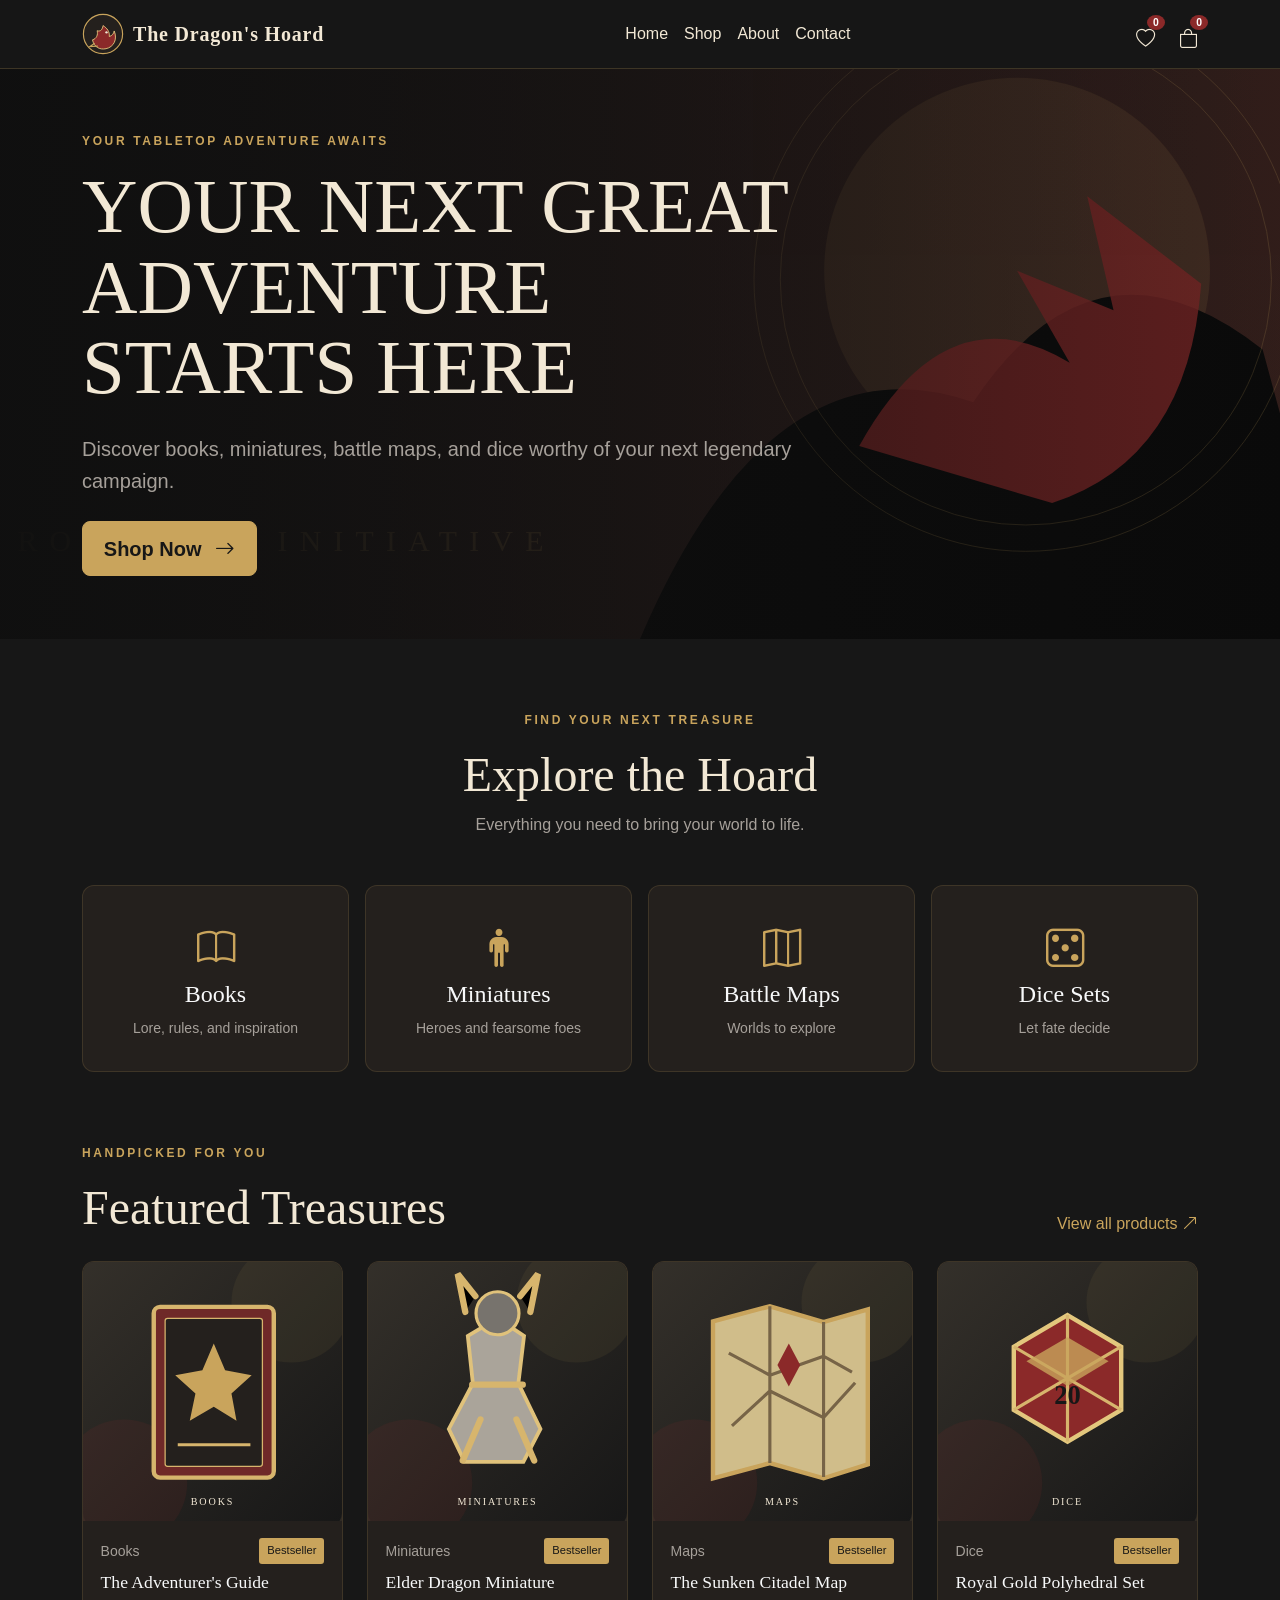
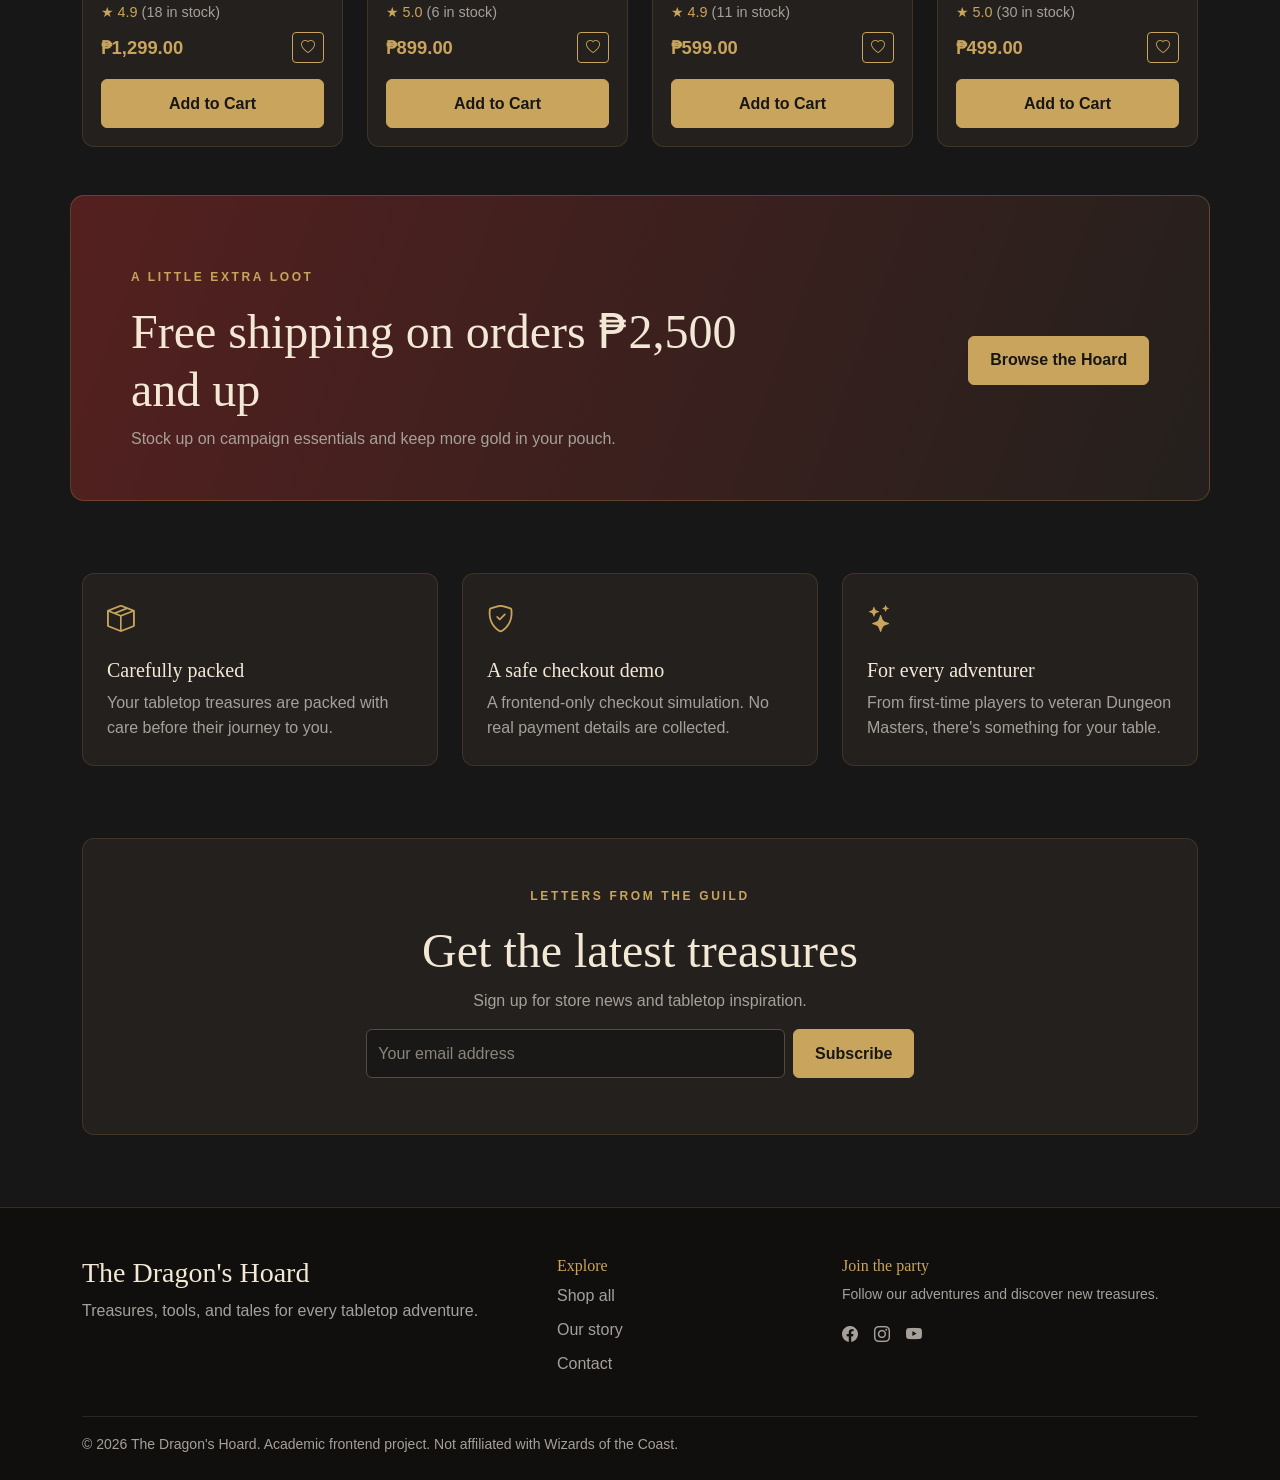
<file: index.html>
<!doctype html><html lang="en"><head><meta charset="utf-8"><meta name="viewport" content="width=device-width, initial-scale=1"><meta name="description" content="The Dragon's Hoard fantasy tabletop store"><title>Home | The Dragon's Hoard</title><link href="https://cdn.jsdelivr.net/npm/bootstrap@5.3.3/dist/css/bootstrap.min.css" rel="stylesheet"><link href="https://cdn.jsdelivr.net/npm/bootstrap-icons@1.11.3/font/bootstrap-icons.min.css" rel="stylesheet"><link rel="stylesheet" href="assets/css/style.css"></head><body><nav class="navbar navbar-expand-lg navbar-dark sticky-top"><div class="container"><a class="navbar-brand d-flex align-items-center" href="index.html"><img src="assets/images/logo.png.svg" alt="The Dragon's Hoard emblem"><span>The Dragon's Hoard</span></a><button class="navbar-toggler" type="button" data-bs-toggle="collapse" data-bs-target="#mainNav" aria-controls="mainNav" aria-expanded="false" aria-label="Toggle navigation"><span class="navbar-toggler-icon"></span></button><div class="collapse navbar-collapse" id="mainNav"><ul class="navbar-nav mx-auto mb-2 mb-lg-0"><li class="nav-item"><a class="nav-link" href="index.html">Home</a></li><li class="nav-item"><a class="nav-link" href="pages/shop.html">Shop</a></li><li class="nav-item"><a class="nav-link" href="pages/about.html">About</a></li><li class="nav-item"><a class="nav-link" href="pages/contact.html">Contact</a></li></ul><div class="d-flex gap-4 align-items-center"><a class="icon-link" href="pages/wishlist.html" aria-label="Wishlist"><i class="bi bi-heart"></i><span class="count" data-wish-count>0</span></a><a class="icon-link" href="pages/cart.html" aria-label="Shopping cart"><i class="bi bi-bag"></i><span class="count" data-cart-count>0</span></a></div></div></div></nav><header class="hero"><div class="container"><div class="col-lg-8"><p class="eyebrow mb-3">Your tabletop adventure awaits</p><h1>YOUR NEXT GREAT ADVENTURE STARTS HERE</h1><p class="lead muted my-4">Discover books, miniatures, battle maps, and dice worthy of your next legendary campaign.</p><a href="pages/shop.html" class="btn btn-gold btn-lg">Shop Now <i class="bi bi-arrow-right ms-2"></i></a></div></div></header>
<main><section class="section-pad"><div class="container"><div class="text-center mb-5"><p class="eyebrow">Find your next treasure</p><h2 class="section-title">Explore the Hoard</h2><p class="muted">Everything you need to bring your world to life.</p></div><div class="row g-3"><div class="col-6 col-lg-3"><a href="pages/shop.html?category=Books" class="category-card d-block"><i class="bi bi-book category-icon"></i><h3 class="h4 text-light">Books</h3><p class="muted small mb-0">Lore, rules, and inspiration</p></a></div><div class="col-6 col-lg-3"><a href="pages/shop.html?category=Miniatures" class="category-card d-block"><i class="bi bi-person-standing category-icon"></i><h3 class="h4 text-light">Miniatures</h3><p class="muted small mb-0">Heroes and fearsome foes</p></a></div><div class="col-6 col-lg-3"><a href="pages/shop.html?category=Maps" class="category-card d-block"><i class="bi bi-map category-icon"></i><h3 class="h4 text-light">Battle Maps</h3><p class="muted small mb-0">Worlds to explore</p></a></div><div class="col-6 col-lg-3"><a href="pages/shop.html?category=Dice" class="category-card d-block"><i class="bi bi-dice-5 category-icon"></i><h3 class="h4 text-light">Dice Sets</h3><p class="muted small mb-0">Let fate decide</p></a></div></div></div></section>
<section class="section-pad pt-0"><div class="container"><div class="d-flex justify-content-between align-items-end mb-4"><div><p class="eyebrow">Handpicked for you</p><h2 class="section-title mb-0">Featured Treasures</h2></div><a href="pages/shop.html">View all products <i class="bi bi-arrow-up-right"></i></a></div><div id="featuredGrid" class="row row-cols-1 row-cols-sm-2 row-cols-lg-4 g-4"></div></div></section>
<section class="section-pad pt-0"><div class="container"><div class="promo row align-items-center g-4"><div class="col-lg-8"><p class="eyebrow">A little extra loot</p><h2 class="section-title">Free shipping on orders ₱2,500 and up</h2><p class="muted mb-0">Stock up on campaign essentials and keep more gold in your pouch.</p></div><div class="col-lg-4 text-lg-end"><a href="pages/shop.html" class="btn btn-gold">Browse the Hoard</a></div></div></div></section>
<section class="section-pad pt-0"><div class="container"><div class="row g-4"><div class="col-md-4"><div class="feature-card p-4 h-100"><i class="bi bi-box-seam benefit-icon"></i><h3 class="h5 mt-3">Carefully packed</h3><p class="muted mb-0">Your tabletop treasures are packed with care before their journey to you.</p></div></div><div class="col-md-4"><div class="feature-card p-4 h-100"><i class="bi bi-shield-check benefit-icon"></i><h3 class="h5 mt-3">A safe checkout demo</h3><p class="muted mb-0">A frontend-only checkout simulation. No real payment details are collected.</p></div></div><div class="col-md-4"><div class="feature-card p-4 h-100"><i class="bi bi-stars benefit-icon"></i><h3 class="h5 mt-3">For every adventurer</h3><p class="muted mb-0">From first-time players to veteran Dungeon Masters, there's something for your table.</p></div></div></div></div></section>
<section class="section-pad pt-0"><div class="container"><div class="content-panel p-4 p-md-5 text-center"><p class="eyebrow">Letters from the guild</p><h2 class="section-title">Get the latest treasures</h2><p class="muted">Sign up for store news and tabletop inspiration.</p><form id="newsletterForm" class="row g-2 justify-content-center"><div class="col-md-5"><label class="visually-hidden" for="newsletterEmail">Email address</label><input id="newsletterEmail" type="email" class="form-control" placeholder="Your email address" required></div><div class="col-md-auto"><button class="btn btn-gold" type="submit">Subscribe</button></div></form><p id="newsletterMessage" class="small-note mt-2 mb-0" aria-live="polite"></p></div></div></section></main><footer class="footer"><div class="container"><div class="row g-4"><div class="col-md-5"><h3 class="serif">The Dragon's Hoard</h3><p class="muted">Treasures, tools, and tales for every tabletop adventure.</p></div><div class="col-6 col-md-3"><h4 class="h6 text-gold">Explore</h4><ul class="list-unstyled d-grid gap-2"><li><a href="pages/shop.html">Shop all</a></li><li><a href="pages/about.html">Our story</a></li><li><a href="pages/contact.html">Contact</a></li></ul></div><div class="col-6 col-md-4"><h4 class="h6 text-gold">Join the party</h4><p class="muted small">Follow our adventures and discover new treasures.</p><div class="d-flex gap-3"><a href="https://www.facebook.com/" aria-label="Facebook"><i class="bi bi-facebook"></i></a><a href="https://www.instagram.com/" aria-label="Instagram"><i class="bi bi-instagram"></i></a><a href="https://www.youtube.com/" aria-label="YouTube"><i class="bi bi-youtube"></i></a></div></div></div><hr class="border-secondary mt-4"><p class="small muted mb-0">© <span data-year></span> The Dragon's Hoard. Academic frontend project. Not affiliated with Wizards of the Coast.</p></div></footer><div class="toast-container position-fixed bottom-0 end-0 p-3"><div id="liveToast" class="toast" role="status" aria-live="polite" aria-atomic="true"><div class="toast-header"><strong class="me-auto">The Dragon's Hoard</strong><small>Just now</small><button type="button" class="btn-close btn-close-white" data-bs-dismiss="toast" aria-label="Close"></button></div><div class="toast-body" id="toastMessage"></div></div></div><script src="https://cdn.jsdelivr.net/npm/bootstrap@5.3.3/dist/js/bootstrap.bundle.min.js"></script><script src="assets/js/products.js"></script><script src="assets/js/script.js"></script><script>document.addEventListener('DOMContentLoaded',()=>{document.getElementById('featuredGrid').innerHTML=PRODUCTS.filter(p=>p.tag==='Bestseller').slice(0,4).map(productCard).join('');document.getElementById('newsletterForm').addEventListener('submit',e=>{e.preventDefault();let email=document.getElementById('newsletterEmail');if(email.checkValidity()){let subs=STORE.get('tdh_subscribers',[]);if(!subs.includes(email.value.trim()))subs.push(email.value.trim());STORE.set('tdh_subscribers',subs);document.getElementById('newsletterMessage').textContent='You are on the list. Welcome to the guild!';email.value=''}})});</script></body></html>
</file>
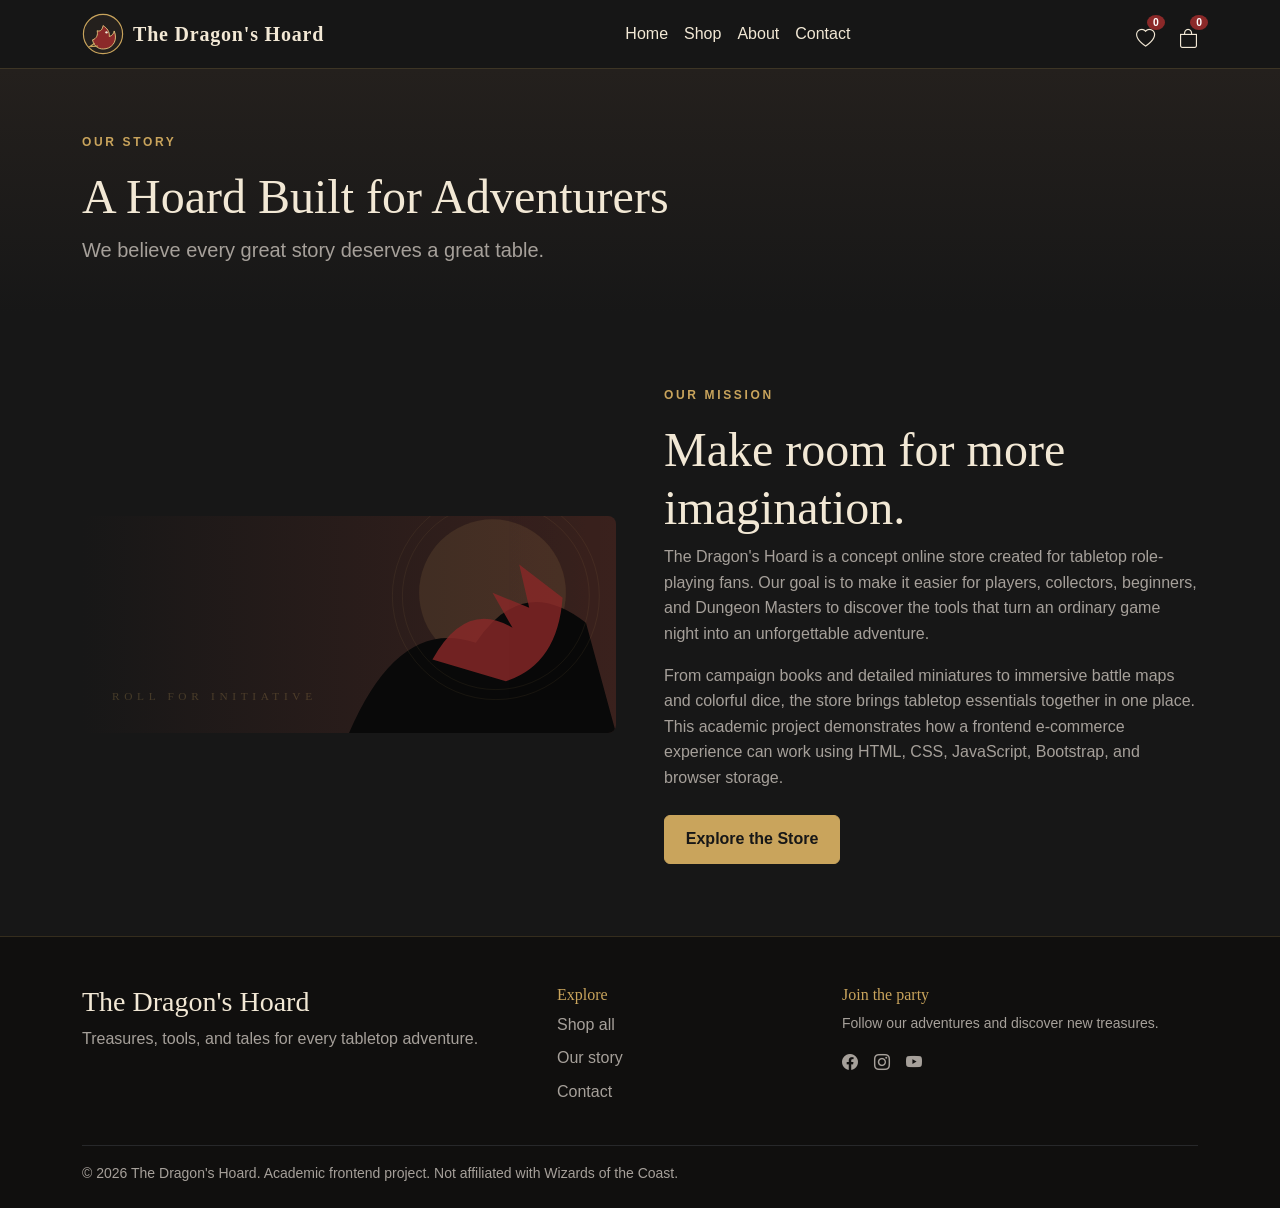
<file: pages/about.html>
<!doctype html><html lang="en"><head><meta charset="utf-8"><meta name="viewport" content="width=device-width, initial-scale=1"><meta name="description" content="The Dragon's Hoard fantasy tabletop store"><title>About | The Dragon's Hoard</title><link href="https://cdn.jsdelivr.net/npm/bootstrap@5.3.3/dist/css/bootstrap.min.css" rel="stylesheet"><link href="https://cdn.jsdelivr.net/npm/bootstrap-icons@1.11.3/font/bootstrap-icons.min.css" rel="stylesheet"><link rel="stylesheet" href="../assets/css/style.css"></head><body><nav class="navbar navbar-expand-lg navbar-dark sticky-top"><div class="container"><a class="navbar-brand d-flex align-items-center" href="../index.html"><img src="../assets/images/logo.png.svg" alt="The Dragon's Hoard emblem"><span>The Dragon's Hoard</span></a><button class="navbar-toggler" type="button" data-bs-toggle="collapse" data-bs-target="#mainNav" aria-controls="mainNav" aria-expanded="false" aria-label="Toggle navigation"><span class="navbar-toggler-icon"></span></button><div class="collapse navbar-collapse" id="mainNav"><ul class="navbar-nav mx-auto mb-2 mb-lg-0"><li class="nav-item"><a class="nav-link" href="../index.html">Home</a></li><li class="nav-item"><a class="nav-link" href="shop.html">Shop</a></li><li class="nav-item"><a class="nav-link" href="about.html">About</a></li><li class="nav-item"><a class="nav-link" href="contact.html">Contact</a></li></ul><div class="d-flex gap-4 align-items-center"><a class="icon-link" href="wishlist.html" aria-label="Wishlist"><i class="bi bi-heart"></i><span class="count" data-wish-count>0</span></a><a class="icon-link" href="cart.html" aria-label="Shopping cart"><i class="bi bi-bag"></i><span class="count" data-cart-count>0</span></a></div></div></div></nav><main><section class="page-heading"><div class="container"><p class="eyebrow">Our story</p><h1 class="section-title">A Hoard Built for Adventurers</h1><p class="lead muted col-lg-8">We believe every great story deserves a great table.</p></div></section><section class="section-pad"><div class="container"><div class="row g-5 align-items-center"><div class="col-lg-6"><img src="../assets/images/hero-banner.svg" class="img-fluid rounded-3" alt="Fantasy-inspired dragon artwork"></div><div class="col-lg-6"><p class="eyebrow">Our mission</p><h2 class="section-title">Make room for more imagination.</h2><p class="muted">The Dragon's Hoard is a concept online store created for tabletop role-playing fans. Our goal is to make it easier for players, collectors, beginners, and Dungeon Masters to discover the tools that turn an ordinary game night into an unforgettable adventure.</p><p class="muted">From campaign books and detailed miniatures to immersive battle maps and colorful dice, the store brings tabletop essentials together in one place. This academic project demonstrates how a frontend e-commerce experience can work using HTML, CSS, JavaScript, Bootstrap, and browser storage.</p><a class="btn btn-gold mt-2" href="shop.html">Explore the Store</a></div></div></div></section></main><footer class="footer"><div class="container"><div class="row g-4"><div class="col-md-5"><h3 class="serif">The Dragon's Hoard</h3><p class="muted">Treasures, tools, and tales for every tabletop adventure.</p></div><div class="col-6 col-md-3"><h4 class="h6 text-gold">Explore</h4><ul class="list-unstyled d-grid gap-2"><li><a href="shop.html">Shop all</a></li><li><a href="about.html">Our story</a></li><li><a href="contact.html">Contact</a></li></ul></div><div class="col-6 col-md-4"><h4 class="h6 text-gold">Join the party</h4><p class="muted small">Follow our adventures and discover new treasures.</p><div class="d-flex gap-3"><a href="https://www.facebook.com/" aria-label="Facebook"><i class="bi bi-facebook"></i></a><a href="https://www.instagram.com/" aria-label="Instagram"><i class="bi bi-instagram"></i></a><a href="https://www.youtube.com/" aria-label="YouTube"><i class="bi bi-youtube"></i></a></div></div></div><hr class="border-secondary mt-4"><p class="small muted mb-0">© <span data-year></span> The Dragon's Hoard. Academic frontend project. Not affiliated with Wizards of the Coast.</p></div></footer><div class="toast-container position-fixed bottom-0 end-0 p-3"><div id="liveToast" class="toast" role="status" aria-live="polite" aria-atomic="true"><div class="toast-header"><strong class="me-auto">The Dragon's Hoard</strong><small>Just now</small><button type="button" class="btn-close btn-close-white" data-bs-dismiss="toast" aria-label="Close"></button></div><div class="toast-body" id="toastMessage"></div></div></div><script src="https://cdn.jsdelivr.net/npm/bootstrap@5.3.3/dist/js/bootstrap.bundle.min.js"></script><script src="../assets/js/products.js"></script><script src="../assets/js/script.js"></script></body></html>
</file>
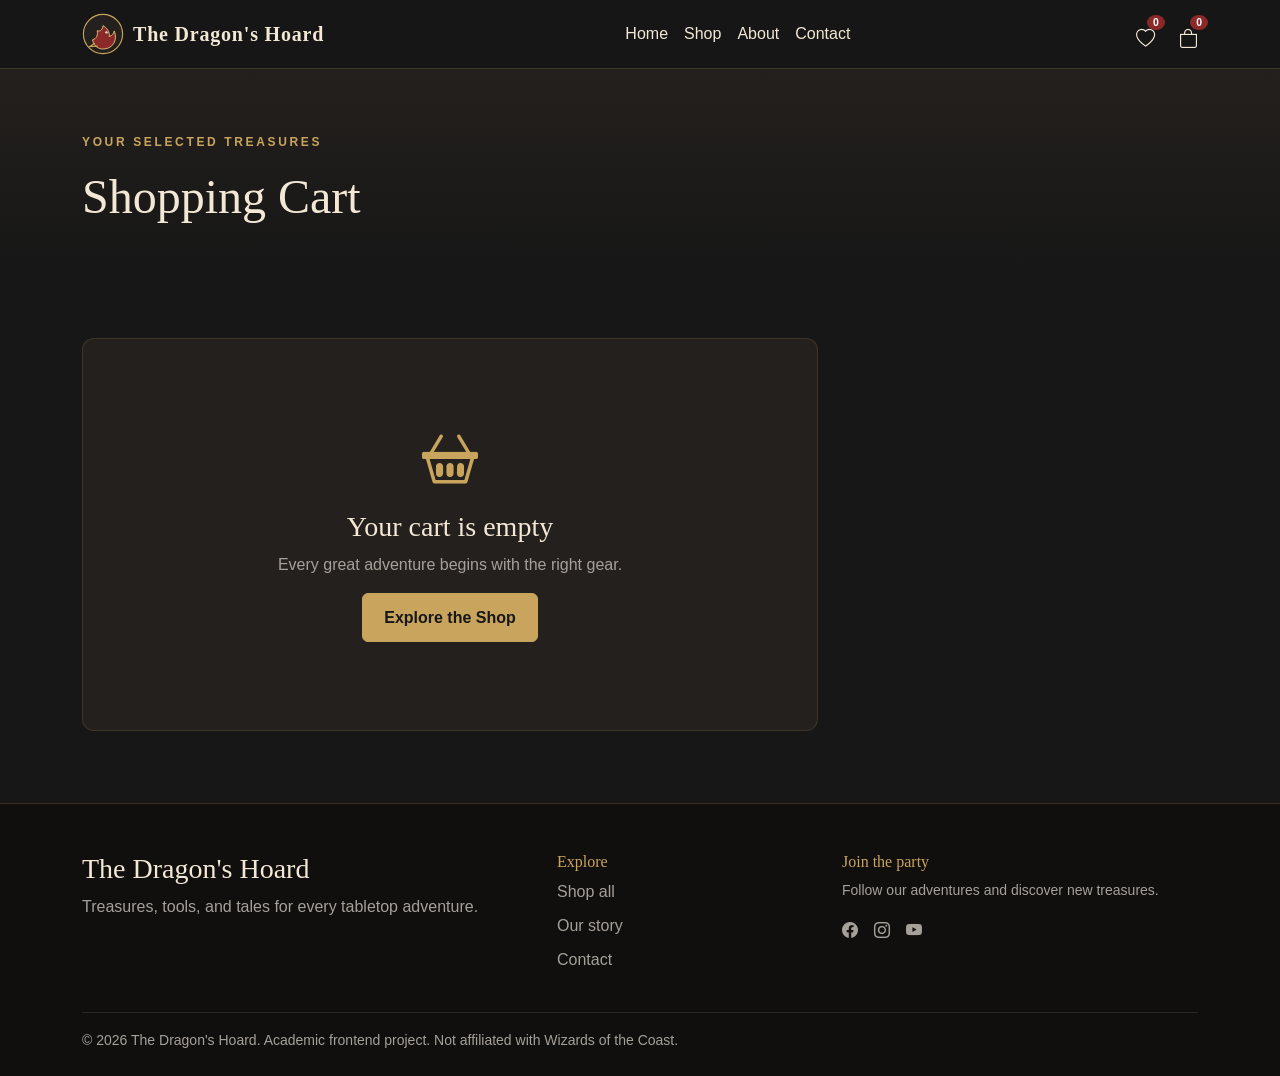
<file: pages/cart.html>
<!doctype html><html lang="en"><head><meta charset="utf-8"><meta name="viewport" content="width=device-width, initial-scale=1"><meta name="description" content="The Dragon's Hoard fantasy tabletop store"><title>Shopping Cart | The Dragon's Hoard</title><link href="https://cdn.jsdelivr.net/npm/bootstrap@5.3.3/dist/css/bootstrap.min.css" rel="stylesheet"><link href="https://cdn.jsdelivr.net/npm/bootstrap-icons@1.11.3/font/bootstrap-icons.min.css" rel="stylesheet"><link rel="stylesheet" href="../assets/css/style.css"></head><body><nav class="navbar navbar-expand-lg navbar-dark sticky-top"><div class="container"><a class="navbar-brand d-flex align-items-center" href="../index.html"><img src="../assets/images/logo.png.svg" alt="The Dragon's Hoard emblem"><span>The Dragon's Hoard</span></a><button class="navbar-toggler" type="button" data-bs-toggle="collapse" data-bs-target="#mainNav" aria-controls="mainNav" aria-expanded="false" aria-label="Toggle navigation"><span class="navbar-toggler-icon"></span></button><div class="collapse navbar-collapse" id="mainNav"><ul class="navbar-nav mx-auto mb-2 mb-lg-0"><li class="nav-item"><a class="nav-link" href="../index.html">Home</a></li><li class="nav-item"><a class="nav-link" href="shop.html">Shop</a></li><li class="nav-item"><a class="nav-link" href="about.html">About</a></li><li class="nav-item"><a class="nav-link" href="contact.html">Contact</a></li></ul><div class="d-flex gap-4 align-items-center"><a class="icon-link" href="wishlist.html" aria-label="Wishlist"><i class="bi bi-heart"></i><span class="count" data-wish-count>0</span></a><a class="icon-link" href="cart.html" aria-label="Shopping cart"><i class="bi bi-bag"></i><span class="count" data-cart-count>0</span></a></div></div></div></nav><main><section class="page-heading"><div class="container"><p class="eyebrow">Your selected treasures</p><h1 class="section-title">Shopping Cart</h1></div></section><section class="section-pad"><div class="container"><div class="row g-4"><div class="col-lg-8"><div id="cartItems" class="content-panel p-3 p-md-4"></div></div><div class="col-lg-4"><div id="cartTotals" class="content-panel p-4"><h2 class="h4 mb-4">Order Summary</h2><div class="d-flex justify-content-between mb-2"><span class="muted">Subtotal</span><span id="subtotal"></span></div><div class="d-flex justify-content-between mb-3"><span class="muted">Shipping</span><span id="shipping"></span></div><hr class="border-secondary"><div class="d-flex justify-content-between fs-5 fw-bold"><span>Total</span><span class="text-gold" id="grandTotal"></span></div><p class="small-note mt-3">Free shipping on orders of ₱2,500 or more.</p><a href="checkout.html" class="btn btn-gold w-100 mt-2">Proceed to Checkout</a><a href="shop.html" class="btn btn-outline-gold w-100 mt-2">Continue Shopping</a></div></div></div></div></section></main><footer class="footer"><div class="container"><div class="row g-4"><div class="col-md-5"><h3 class="serif">The Dragon's Hoard</h3><p class="muted">Treasures, tools, and tales for every tabletop adventure.</p></div><div class="col-6 col-md-3"><h4 class="h6 text-gold">Explore</h4><ul class="list-unstyled d-grid gap-2"><li><a href="shop.html">Shop all</a></li><li><a href="about.html">Our story</a></li><li><a href="contact.html">Contact</a></li></ul></div><div class="col-6 col-md-4"><h4 class="h6 text-gold">Join the party</h4><p class="muted small">Follow our adventures and discover new treasures.</p><div class="d-flex gap-3"><a href="https://www.facebook.com/" aria-label="Facebook"><i class="bi bi-facebook"></i></a><a href="https://www.instagram.com/" aria-label="Instagram"><i class="bi bi-instagram"></i></a><a href="https://www.youtube.com/" aria-label="YouTube"><i class="bi bi-youtube"></i></a></div></div></div><hr class="border-secondary mt-4"><p class="small muted mb-0">© <span data-year></span> The Dragon's Hoard. Academic frontend project. Not affiliated with Wizards of the Coast.</p></div></footer><div class="toast-container position-fixed bottom-0 end-0 p-3"><div id="liveToast" class="toast" role="status" aria-live="polite" aria-atomic="true"><div class="toast-header"><strong class="me-auto">The Dragon's Hoard</strong><small>Just now</small><button type="button" class="btn-close btn-close-white" data-bs-dismiss="toast" aria-label="Close"></button></div><div class="toast-body" id="toastMessage"></div></div></div><script src="https://cdn.jsdelivr.net/npm/bootstrap@5.3.3/dist/js/bootstrap.bundle.min.js"></script><script src="../assets/js/products.js"></script><script src="../assets/js/script.js"></script><script src="../assets/js/cart.js"></script></body></html>
</file>
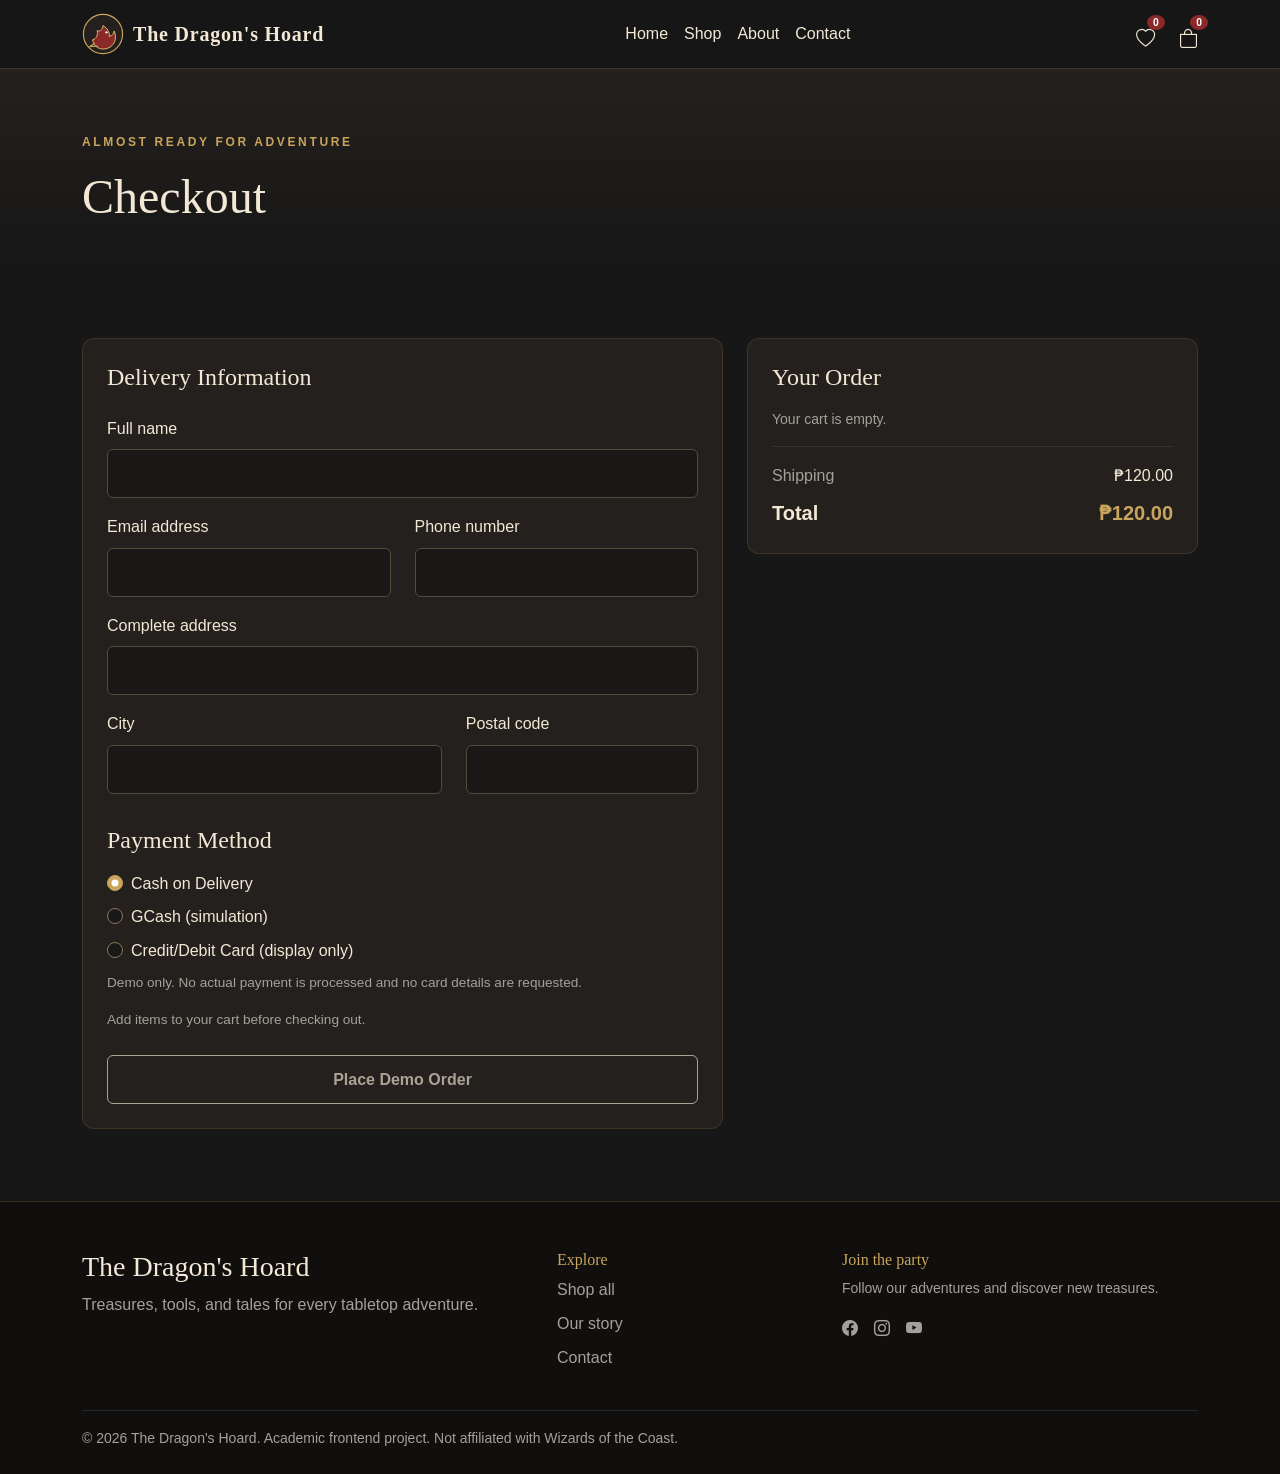
<file: pages/checkout.html>
<!doctype html><html lang="en"><head><meta charset="utf-8"><meta name="viewport" content="width=device-width, initial-scale=1"><meta name="description" content="The Dragon's Hoard fantasy tabletop store"><title>Checkout | The Dragon's Hoard</title><link href="https://cdn.jsdelivr.net/npm/bootstrap@5.3.3/dist/css/bootstrap.min.css" rel="stylesheet"><link href="https://cdn.jsdelivr.net/npm/bootstrap-icons@1.11.3/font/bootstrap-icons.min.css" rel="stylesheet"><link rel="stylesheet" href="../assets/css/style.css"></head><body><nav class="navbar navbar-expand-lg navbar-dark sticky-top"><div class="container"><a class="navbar-brand d-flex align-items-center" href="../index.html"><img src="../assets/images/logo.png.svg" alt="The Dragon's Hoard emblem"><span>The Dragon's Hoard</span></a><button class="navbar-toggler" type="button" data-bs-toggle="collapse" data-bs-target="#mainNav" aria-controls="mainNav" aria-expanded="false" aria-label="Toggle navigation"><span class="navbar-toggler-icon"></span></button><div class="collapse navbar-collapse" id="mainNav"><ul class="navbar-nav mx-auto mb-2 mb-lg-0"><li class="nav-item"><a class="nav-link" href="../index.html">Home</a></li><li class="nav-item"><a class="nav-link" href="shop.html">Shop</a></li><li class="nav-item"><a class="nav-link" href="about.html">About</a></li><li class="nav-item"><a class="nav-link" href="contact.html">Contact</a></li></ul><div class="d-flex gap-4 align-items-center"><a class="icon-link" href="wishlist.html" aria-label="Wishlist"><i class="bi bi-heart"></i><span class="count" data-wish-count>0</span></a><a class="icon-link" href="cart.html" aria-label="Shopping cart"><i class="bi bi-bag"></i><span class="count" data-cart-count>0</span></a></div></div></div></nav><main><section class="page-heading"><div class="container"><p class="eyebrow">Almost ready for adventure</p><h1 class="section-title">Checkout</h1></div></section><section class="section-pad"><div class="container"><div class="row g-4"><div class="col-lg-7"><form id="checkoutForm" class="content-panel p-4 needs-validation" novalidate><h2 class="h4 mb-4">Delivery Information</h2><div class="mb-3"><label class="form-label" for="fullName">Full name</label><input class="form-control" id="fullName" required minlength="2"><div class="invalid-feedback">Please enter your full name.</div></div><div class="row"><div class="col-md-6 mb-3"><label class="form-label" for="email">Email address</label><input class="form-control" id="email" type="email" required><div class="invalid-feedback">Enter a valid email address.</div></div><div class="col-md-6 mb-3"><label class="form-label" for="phone">Phone number</label><input class="form-control" id="phone" type="tel" pattern="[0-9+() -]{7,20}" required><div class="invalid-feedback">Enter a valid phone number.</div></div></div><div class="mb-3"><label class="form-label" for="address">Complete address</label><input class="form-control" id="address" required><div class="invalid-feedback">Please enter your delivery address.</div></div><div class="row"><div class="col-md-7 mb-3"><label class="form-label" for="city">City</label><input class="form-control" id="city" required><div class="invalid-feedback">Enter your city.</div></div><div class="col-md-5 mb-3"><label class="form-label" for="postal">Postal code</label><input class="form-control" id="postal" pattern="[0-9]{4,6}" required><div class="invalid-feedback">Enter a 4 to 6 digit postal code.</div></div></div><h2 class="h4 mt-3 mb-3">Payment Method</h2><div class="form-check mb-2"><input class="form-check-input" type="radio" name="payment" id="cod" value="Cash on Delivery" checked><label class="form-check-label" for="cod">Cash on Delivery</label></div><div class="form-check mb-2"><input class="form-check-input" type="radio" name="payment" id="gcash" value="GCash (simulation)"><label class="form-check-label" for="gcash">GCash (simulation)</label></div><div class="form-check mb-2"><input class="form-check-input" type="radio" name="payment" id="card" value="Credit/Debit Card (display only)"><label class="form-check-label" for="card">Credit/Debit Card (display only)</label></div><p class="small-note mt-2">Demo only. No actual payment is processed and no card details are requested.</p><p id="checkoutNotice" class="small-note" aria-live="polite"></p><button type="submit" class="btn btn-gold w-100 mt-2">Place Demo Order</button></form></div><div class="col-lg-5"><div class="content-panel p-4"><h2 class="h4 mb-3">Your Order</h2><div id="checkoutSummary" class="small"></div><hr class="border-secondary"><div class="d-flex justify-content-between mb-2"><span class="muted">Shipping</span><span id="checkoutShipping"></span></div><div class="d-flex justify-content-between fs-5 fw-bold"><span>Total</span><span class="text-gold" id="checkoutTotal"></span></div></div></div></div></div></section></main><div class="modal fade" id="orderModal" tabindex="-1" aria-labelledby="orderModalTitle" aria-hidden="true"><div class="modal-dialog modal-dialog-centered"><div class="modal-content" style="background:#24201d;color:#f2e8d5;border:1px solid #c9a45c"><div class="modal-body text-center p-5"><i class="bi bi-check-circle display-3 text-gold"></i><h2 id="orderModalTitle" class="mt-3">Your order is confirmed!</h2><p class="muted">Your demo order has been saved in this browser.</p><p>Order number: <strong id="confirmationNumber" class="text-gold"></strong></p><a href="../index.html" class="btn btn-gold mt-2">Return Home</a></div></div></div></div><footer class="footer"><div class="container"><div class="row g-4"><div class="col-md-5"><h3 class="serif">The Dragon's Hoard</h3><p class="muted">Treasures, tools, and tales for every tabletop adventure.</p></div><div class="col-6 col-md-3"><h4 class="h6 text-gold">Explore</h4><ul class="list-unstyled d-grid gap-2"><li><a href="shop.html">Shop all</a></li><li><a href="about.html">Our story</a></li><li><a href="contact.html">Contact</a></li></ul></div><div class="col-6 col-md-4"><h4 class="h6 text-gold">Join the party</h4><p class="muted small">Follow our adventures and discover new treasures.</p><div class="d-flex gap-3"><a href="https://www.facebook.com/" aria-label="Facebook"><i class="bi bi-facebook"></i></a><a href="https://www.instagram.com/" aria-label="Instagram"><i class="bi bi-instagram"></i></a><a href="https://www.youtube.com/" aria-label="YouTube"><i class="bi bi-youtube"></i></a></div></div></div><hr class="border-secondary mt-4"><p class="small muted mb-0">© <span data-year></span> The Dragon's Hoard. Academic frontend project. Not affiliated with Wizards of the Coast.</p></div></footer><div class="toast-container position-fixed bottom-0 end-0 p-3"><div id="liveToast" class="toast" role="status" aria-live="polite" aria-atomic="true"><div class="toast-header"><strong class="me-auto">The Dragon's Hoard</strong><small>Just now</small><button type="button" class="btn-close btn-close-white" data-bs-dismiss="toast" aria-label="Close"></button></div><div class="toast-body" id="toastMessage"></div></div></div><script src="https://cdn.jsdelivr.net/npm/bootstrap@5.3.3/dist/js/bootstrap.bundle.min.js"></script><script src="../assets/js/products.js"></script><script src="../assets/js/script.js"></script><script src="../assets/js/checkout.js"></script></body></html>
</file>
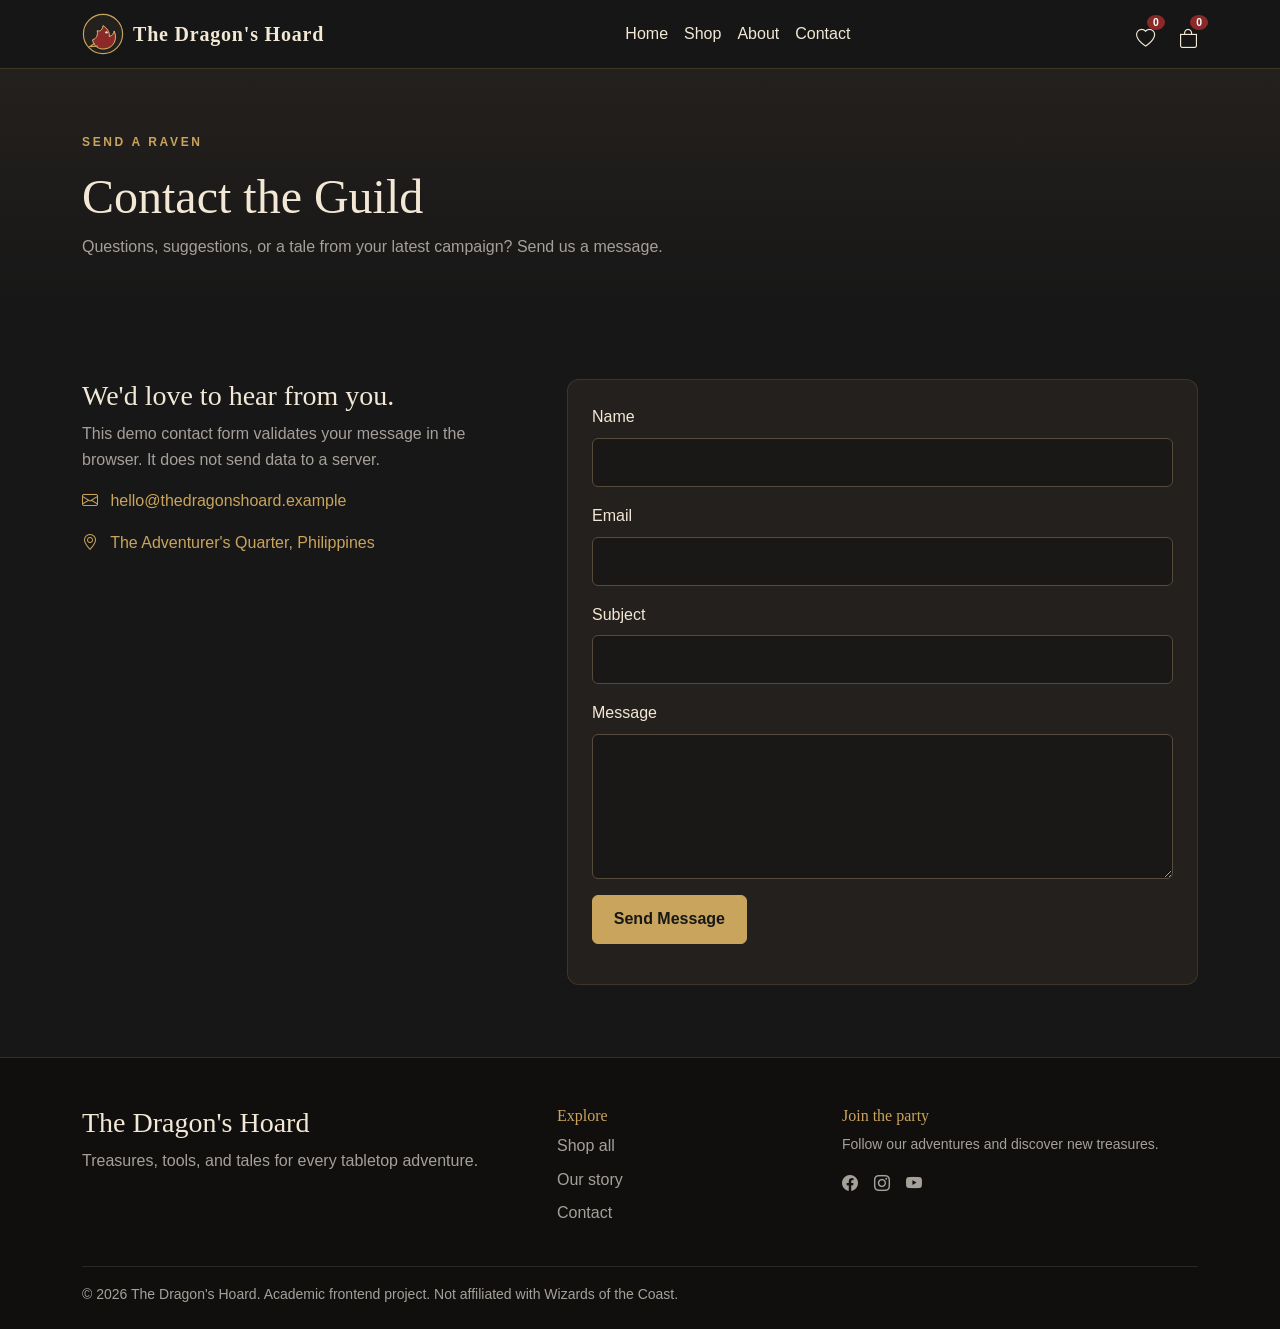
<file: pages/contact.html>
<!doctype html><html lang="en"><head><meta charset="utf-8"><meta name="viewport" content="width=device-width, initial-scale=1"><meta name="description" content="The Dragon's Hoard fantasy tabletop store"><title>Contact | The Dragon's Hoard</title><link href="https://cdn.jsdelivr.net/npm/bootstrap@5.3.3/dist/css/bootstrap.min.css" rel="stylesheet"><link href="https://cdn.jsdelivr.net/npm/bootstrap-icons@1.11.3/font/bootstrap-icons.min.css" rel="stylesheet"><link rel="stylesheet" href="../assets/css/style.css"></head><body><nav class="navbar navbar-expand-lg navbar-dark sticky-top"><div class="container"><a class="navbar-brand d-flex align-items-center" href="../index.html"><img src="../assets/images/logo.png.svg" alt="The Dragon's Hoard emblem"><span>The Dragon's Hoard</span></a><button class="navbar-toggler" type="button" data-bs-toggle="collapse" data-bs-target="#mainNav" aria-controls="mainNav" aria-expanded="false" aria-label="Toggle navigation"><span class="navbar-toggler-icon"></span></button><div class="collapse navbar-collapse" id="mainNav"><ul class="navbar-nav mx-auto mb-2 mb-lg-0"><li class="nav-item"><a class="nav-link" href="../index.html">Home</a></li><li class="nav-item"><a class="nav-link" href="shop.html">Shop</a></li><li class="nav-item"><a class="nav-link" href="about.html">About</a></li><li class="nav-item"><a class="nav-link" href="contact.html">Contact</a></li></ul><div class="d-flex gap-4 align-items-center"><a class="icon-link" href="wishlist.html" aria-label="Wishlist"><i class="bi bi-heart"></i><span class="count" data-wish-count>0</span></a><a class="icon-link" href="cart.html" aria-label="Shopping cart"><i class="bi bi-bag"></i><span class="count" data-cart-count>0</span></a></div></div></div></nav><main><section class="page-heading"><div class="container"><p class="eyebrow">Send a raven</p><h1 class="section-title">Contact the Guild</h1><p class="muted">Questions, suggestions, or a tale from your latest campaign? Send us a message.</p></div></section><section class="section-pad"><div class="container"><div class="row g-5"><div class="col-lg-5"><h2 class="h3">We'd love to hear from you.</h2><p class="muted">This demo contact form validates your message in the browser. It does not send data to a server.</p><p class="text-gold"><i class="bi bi-envelope me-2"></i> hello@thedragonshoard.example</p><p class="text-gold"><i class="bi bi-geo-alt me-2"></i> The Adventurer's Quarter, Philippines</p></div><div class="col-lg-7"><form id="contactForm" class="content-panel p-4 needs-validation" novalidate><div class="mb-3"><label class="form-label" for="contactName">Name</label><input id="contactName" class="form-control" required minlength="2"><div class="invalid-feedback">Please enter your name.</div></div><div class="mb-3"><label class="form-label" for="contactEmail">Email</label><input id="contactEmail" type="email" class="form-control" required><div class="invalid-feedback">Enter a valid email address.</div></div><div class="mb-3"><label class="form-label" for="contactSubject">Subject</label><input id="contactSubject" class="form-control" required><div class="invalid-feedback">Please enter a subject.</div></div><div class="mb-3"><label class="form-label" for="contactMessage">Message</label><textarea id="contactMessage" class="form-control" rows="5" required minlength="10"></textarea><div class="invalid-feedback">Write a message of at least 10 characters.</div></div><button class="btn btn-gold" type="submit">Send Message</button><p id="contactStatus" class="small-note mt-3 mb-0" aria-live="polite"></p></form></div></div></div></section></main><footer class="footer"><div class="container"><div class="row g-4"><div class="col-md-5"><h3 class="serif">The Dragon's Hoard</h3><p class="muted">Treasures, tools, and tales for every tabletop adventure.</p></div><div class="col-6 col-md-3"><h4 class="h6 text-gold">Explore</h4><ul class="list-unstyled d-grid gap-2"><li><a href="shop.html">Shop all</a></li><li><a href="about.html">Our story</a></li><li><a href="contact.html">Contact</a></li></ul></div><div class="col-6 col-md-4"><h4 class="h6 text-gold">Join the party</h4><p class="muted small">Follow our adventures and discover new treasures.</p><div class="d-flex gap-3"><a href="https://www.facebook.com/" aria-label="Facebook"><i class="bi bi-facebook"></i></a><a href="https://www.instagram.com/" aria-label="Instagram"><i class="bi bi-instagram"></i></a><a href="https://www.youtube.com/" aria-label="YouTube"><i class="bi bi-youtube"></i></a></div></div></div><hr class="border-secondary mt-4"><p class="small muted mb-0">© <span data-year></span> The Dragon's Hoard. Academic frontend project. Not affiliated with Wizards of the Coast.</p></div></footer><div class="toast-container position-fixed bottom-0 end-0 p-3"><div id="liveToast" class="toast" role="status" aria-live="polite" aria-atomic="true"><div class="toast-header"><strong class="me-auto">The Dragon's Hoard</strong><small>Just now</small><button type="button" class="btn-close btn-close-white" data-bs-dismiss="toast" aria-label="Close"></button></div><div class="toast-body" id="toastMessage"></div></div></div><script src="https://cdn.jsdelivr.net/npm/bootstrap@5.3.3/dist/js/bootstrap.bundle.min.js"></script><script src="../assets/js/products.js"></script><script src="../assets/js/script.js"></script><script>document.addEventListener('DOMContentLoaded',()=>{document.getElementById('contactForm').addEventListener('submit',e=>{e.preventDefault();let f=e.currentTarget;f.classList.add('was-validated');if(!f.checkValidity())return;let messages=STORE.get('tdh_contact_messages',[]);messages.push({name:contactName.value,email:contactEmail.value,subject:contactSubject.value,message:contactMessage.value,date:new Date().toISOString()});STORE.set('tdh_contact_messages',messages);document.getElementById('contactStatus').textContent='Thanks! Your message has been saved in this browser demo.';f.reset();f.classList.remove('was-validated')})});</script></body></html>
</file>
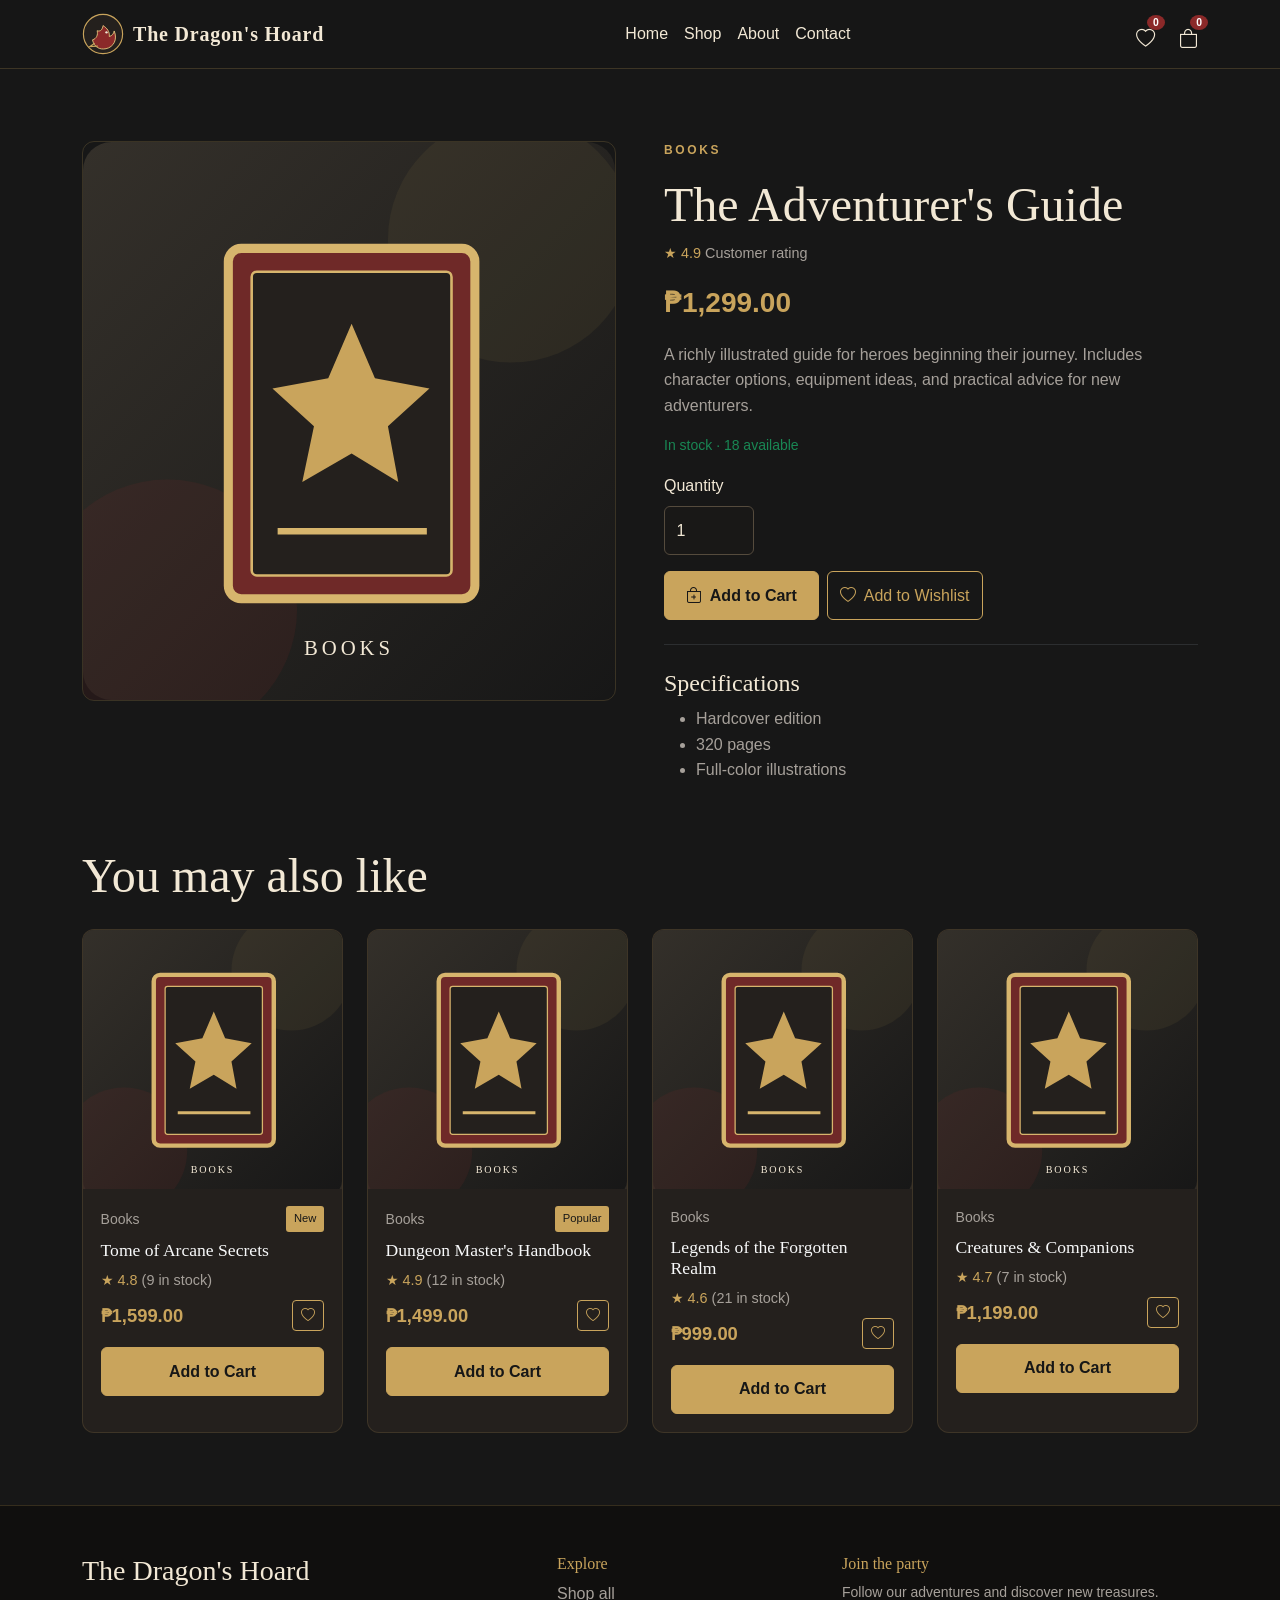
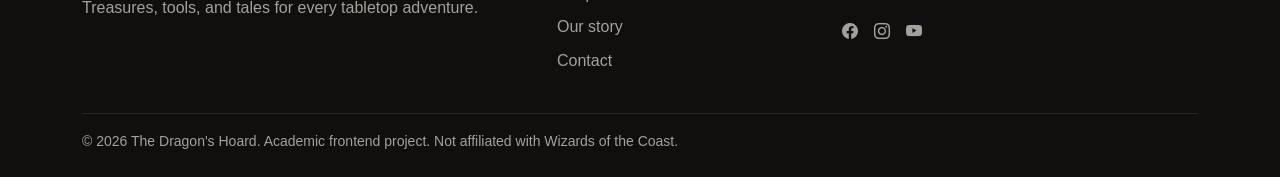
<file: pages/product.html>
<!doctype html><html lang="en"><head><meta charset="utf-8"><meta name="viewport" content="width=device-width, initial-scale=1"><meta name="description" content="The Dragon's Hoard fantasy tabletop store"><title>Product Details | The Dragon's Hoard</title><link href="https://cdn.jsdelivr.net/npm/bootstrap@5.3.3/dist/css/bootstrap.min.css" rel="stylesheet"><link href="https://cdn.jsdelivr.net/npm/bootstrap-icons@1.11.3/font/bootstrap-icons.min.css" rel="stylesheet"><link rel="stylesheet" href="../assets/css/style.css"></head><body><nav class="navbar navbar-expand-lg navbar-dark sticky-top"><div class="container"><a class="navbar-brand d-flex align-items-center" href="../index.html"><img src="../assets/images/logo.png.svg" alt="The Dragon's Hoard emblem"><span>The Dragon's Hoard</span></a><button class="navbar-toggler" type="button" data-bs-toggle="collapse" data-bs-target="#mainNav" aria-controls="mainNav" aria-expanded="false" aria-label="Toggle navigation"><span class="navbar-toggler-icon"></span></button><div class="collapse navbar-collapse" id="mainNav"><ul class="navbar-nav mx-auto mb-2 mb-lg-0"><li class="nav-item"><a class="nav-link" href="../index.html">Home</a></li><li class="nav-item"><a class="nav-link" href="shop.html">Shop</a></li><li class="nav-item"><a class="nav-link" href="about.html">About</a></li><li class="nav-item"><a class="nav-link" href="contact.html">Contact</a></li></ul><div class="d-flex gap-4 align-items-center"><a class="icon-link" href="wishlist.html" aria-label="Wishlist"><i class="bi bi-heart"></i><span class="count" data-wish-count>0</span></a><a class="icon-link" href="cart.html" aria-label="Shopping cart"><i class="bi bi-bag"></i><span class="count" data-cart-count>0</span></a></div></div></div></nav><main class="section-pad"><div class="container"><div id="productDetail"></div></div></main><footer class="footer"><div class="container"><div class="row g-4"><div class="col-md-5"><h3 class="serif">The Dragon's Hoard</h3><p class="muted">Treasures, tools, and tales for every tabletop adventure.</p></div><div class="col-6 col-md-3"><h4 class="h6 text-gold">Explore</h4><ul class="list-unstyled d-grid gap-2"><li><a href="shop.html">Shop all</a></li><li><a href="about.html">Our story</a></li><li><a href="contact.html">Contact</a></li></ul></div><div class="col-6 col-md-4"><h4 class="h6 text-gold">Join the party</h4><p class="muted small">Follow our adventures and discover new treasures.</p><div class="d-flex gap-3"><a href="https://www.facebook.com/" aria-label="Facebook"><i class="bi bi-facebook"></i></a><a href="https://www.instagram.com/" aria-label="Instagram"><i class="bi bi-instagram"></i></a><a href="https://www.youtube.com/" aria-label="YouTube"><i class="bi bi-youtube"></i></a></div></div></div><hr class="border-secondary mt-4"><p class="small muted mb-0">© <span data-year></span> The Dragon's Hoard. Academic frontend project. Not affiliated with Wizards of the Coast.</p></div></footer><div class="toast-container position-fixed bottom-0 end-0 p-3"><div id="liveToast" class="toast" role="status" aria-live="polite" aria-atomic="true"><div class="toast-header"><strong class="me-auto">The Dragon's Hoard</strong><small>Just now</small><button type="button" class="btn-close btn-close-white" data-bs-dismiss="toast" aria-label="Close"></button></div><div class="toast-body" id="toastMessage"></div></div></div><script src="https://cdn.jsdelivr.net/npm/bootstrap@5.3.3/dist/js/bootstrap.bundle.min.js"></script><script src="../assets/js/products.js"></script><script src="../assets/js/script.js"></script><script>document.addEventListener('DOMContentLoaded',()=>{let p=STORE.product(new URLSearchParams(location.search).get('id'))||PRODUCTS[0],host=document.getElementById('productDetail');host.innerHTML=`<div class="row g-5 align-items-start"><div class="col-lg-6"><img class="product-detail-img" src="../${p.image}" alt="${p.name}"></div><div class="col-lg-6"><p class="eyebrow">${p.category}</p><h1 class="section-title">${p.name}</h1><div class="rating mb-3">★ ${p.rating.toFixed(1)} <span class="muted">Customer rating</span></div><p class="price fs-3">${STORE.money(p.price)}</p><p class="muted">${p.description}</p><p class="small ${p.stock>0?'text-success':'text-danger'}">${p.stock>0?`In stock · ${p.stock} available`:'Out of stock'}</p><label for="detailQty" class="form-label">Quantity</label><input id="detailQty" type="number" class="form-control quantity mb-3" min="1" max="${p.stock}" value="1"><div class="d-flex flex-wrap gap-2"><button class="btn btn-gold" ${p.stock<1?'disabled':''} onclick="addToCart('${p.id}',Math.min(${p.stock},Math.max(1,+document.getElementById('detailQty').value||1)))"><i class="bi bi-bag-plus me-2"></i>Add to Cart</button><button class="btn btn-outline-gold" onclick="toggleWishlist('${p.id}')"><i class="bi bi-heart me-2"></i>Add to Wishlist</button></div><hr class="border-secondary my-4"><h2 class="h4">Specifications</h2><ul class="muted">${p.specs.map(s=>`<li>${s}</li>`).join('')}</ul></div></div><section class="mt-5"><h2 class="section-title mb-4">You may also like</h2><div class="row row-cols-1 row-cols-sm-2 row-cols-lg-4 g-4">${PRODUCTS.filter(x=>x.category===p.category&&x.id!==p.id).slice(0,4).map(productCard).join('')}</div></section>`})</script></body></html>
</file>
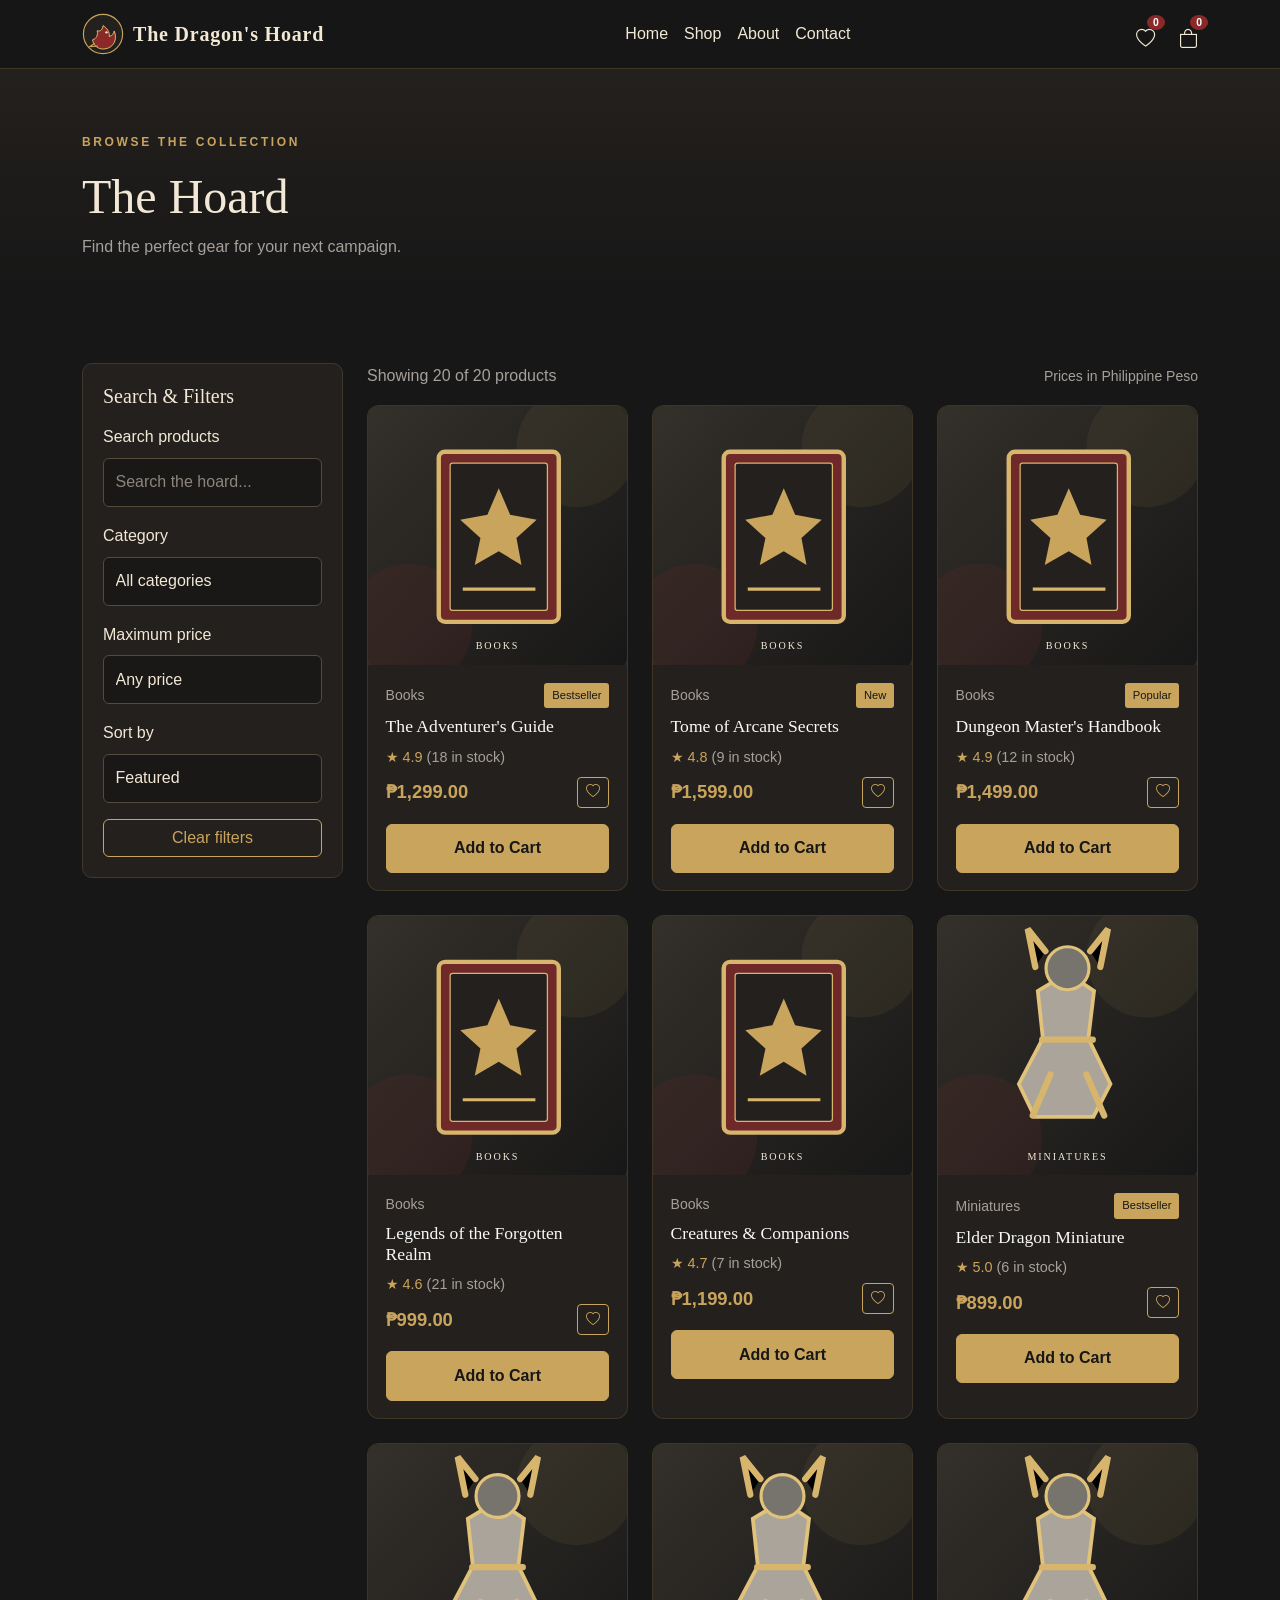
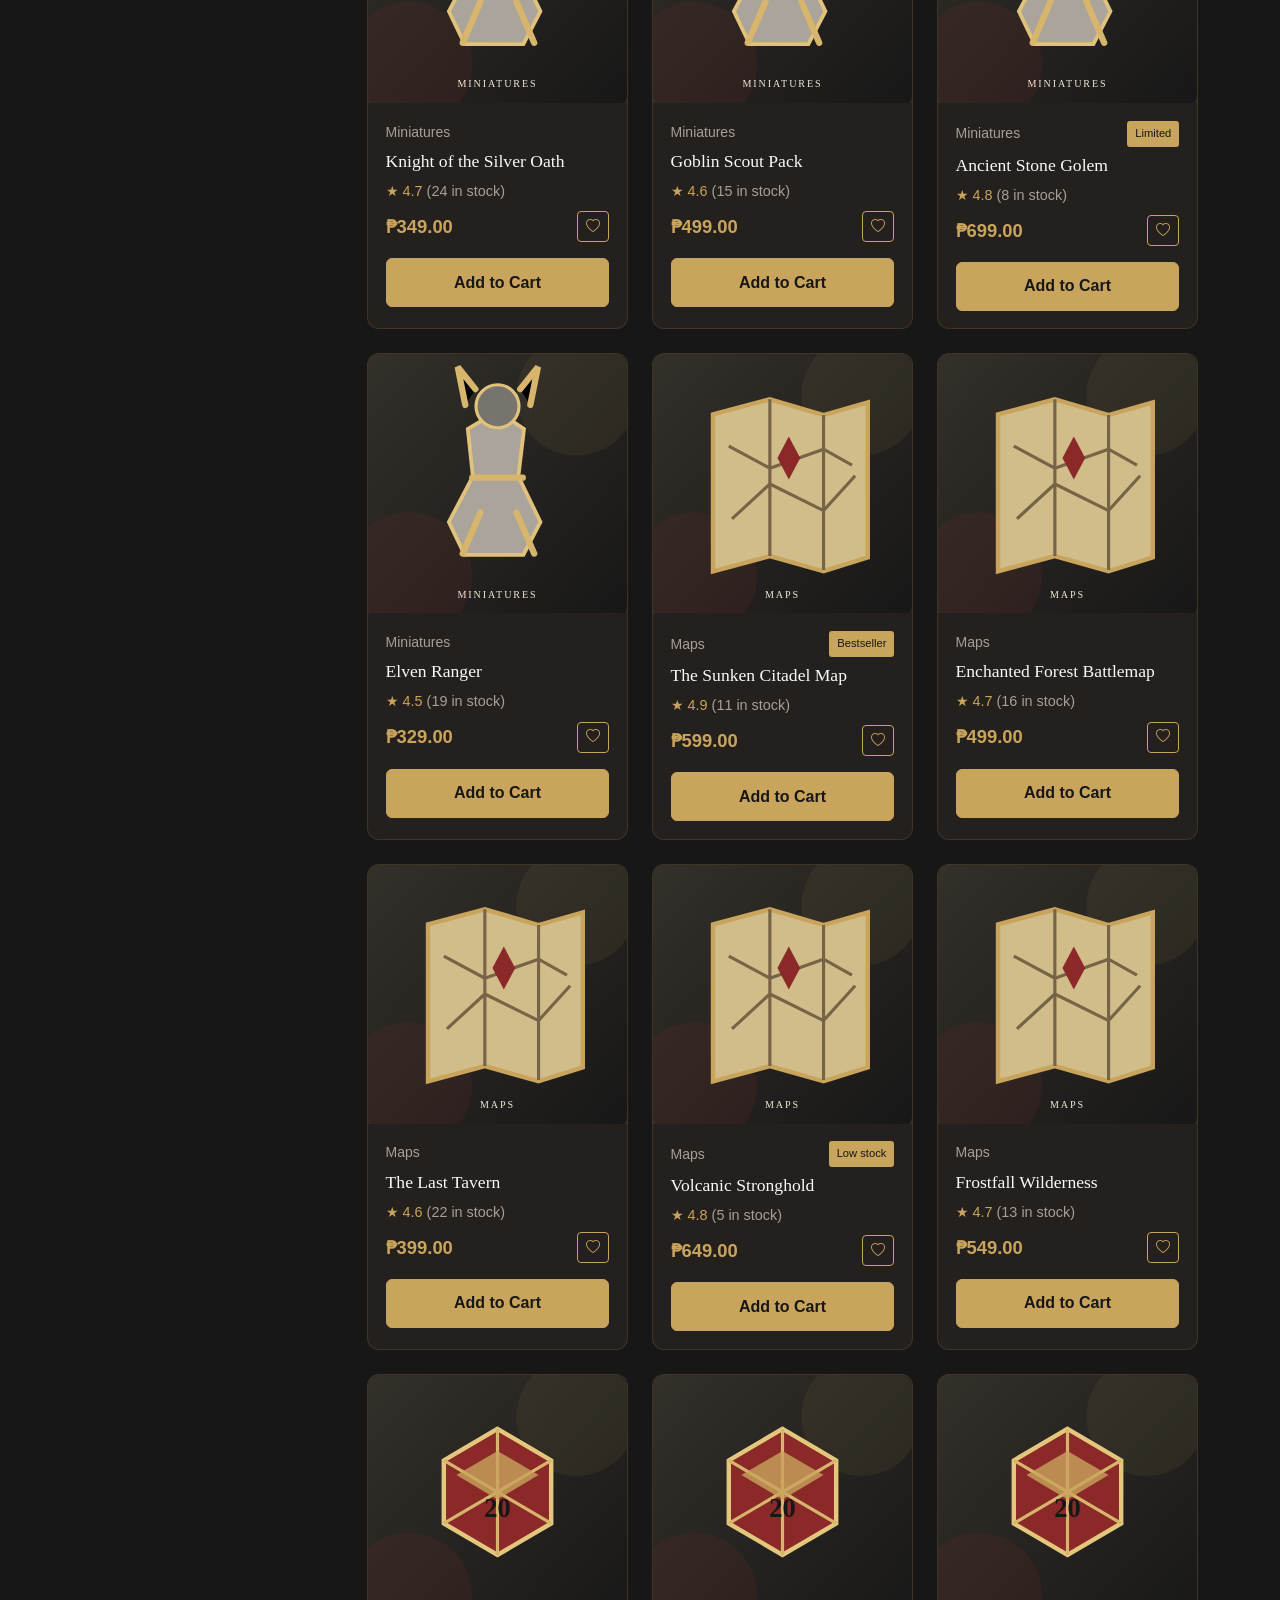
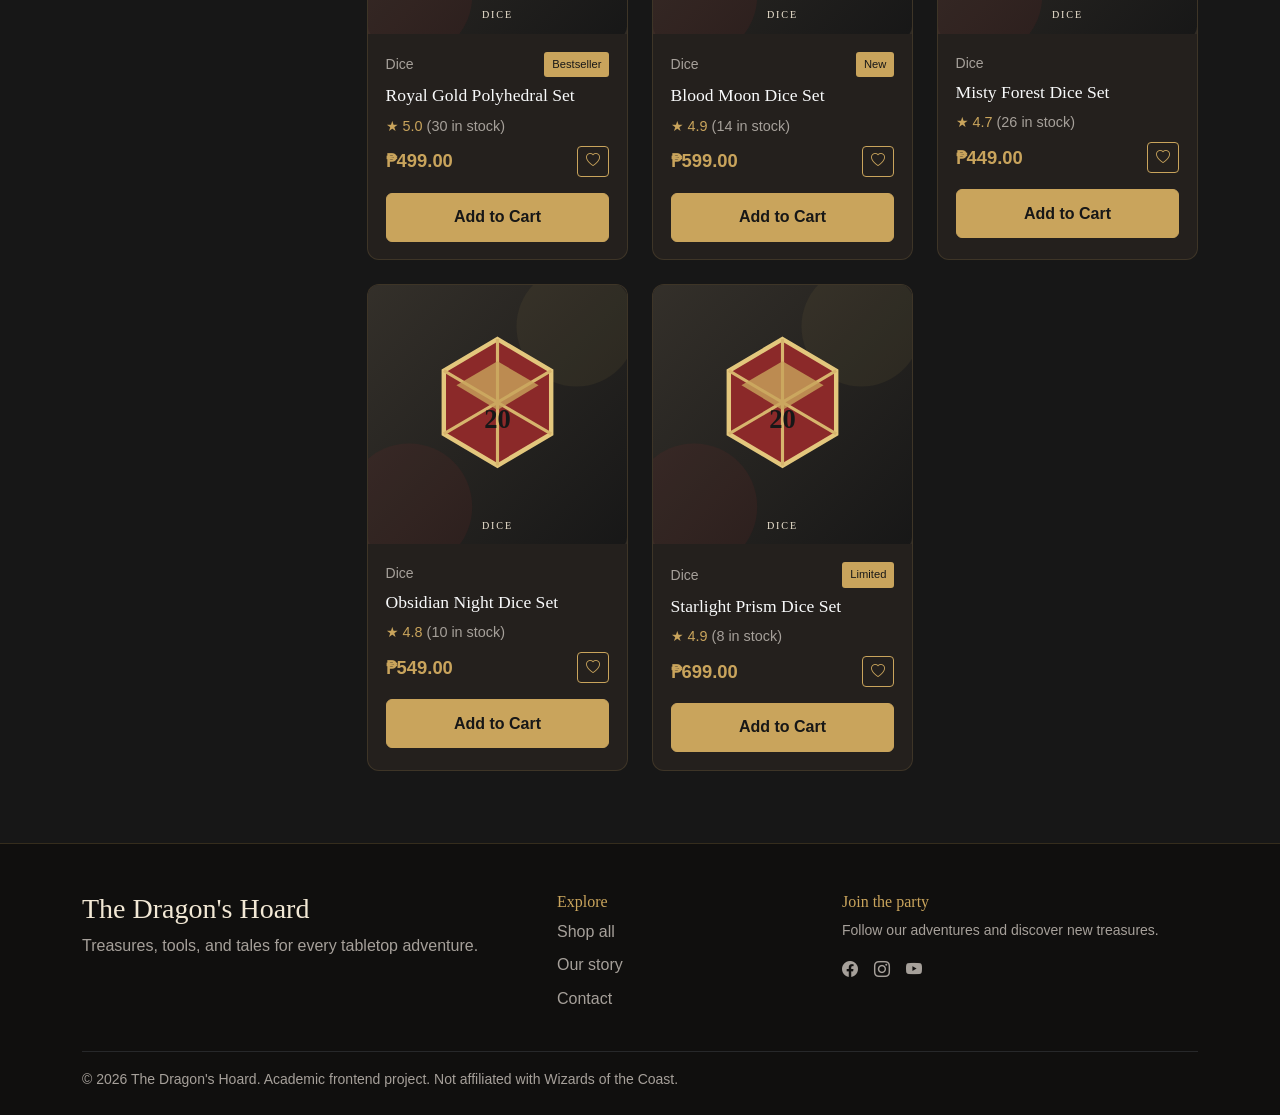
<file: pages/shop.html>
<!doctype html><html lang="en"><head><meta charset="utf-8"><meta name="viewport" content="width=device-width, initial-scale=1"><meta name="description" content="The Dragon's Hoard fantasy tabletop store"><title>Shop | The Dragon's Hoard</title><link href="https://cdn.jsdelivr.net/npm/bootstrap@5.3.3/dist/css/bootstrap.min.css" rel="stylesheet"><link href="https://cdn.jsdelivr.net/npm/bootstrap-icons@1.11.3/font/bootstrap-icons.min.css" rel="stylesheet"><link rel="stylesheet" href="../assets/css/style.css"></head><body><nav class="navbar navbar-expand-lg navbar-dark sticky-top"><div class="container"><a class="navbar-brand d-flex align-items-center" href="../index.html"><img src="../assets/images/logo.png.svg" alt="The Dragon's Hoard emblem"><span>The Dragon's Hoard</span></a><button class="navbar-toggler" type="button" data-bs-toggle="collapse" data-bs-target="#mainNav" aria-controls="mainNav" aria-expanded="false" aria-label="Toggle navigation"><span class="navbar-toggler-icon"></span></button><div class="collapse navbar-collapse" id="mainNav"><ul class="navbar-nav mx-auto mb-2 mb-lg-0"><li class="nav-item"><a class="nav-link" href="../index.html">Home</a></li><li class="nav-item"><a class="nav-link" href="shop.html">Shop</a></li><li class="nav-item"><a class="nav-link" href="about.html">About</a></li><li class="nav-item"><a class="nav-link" href="contact.html">Contact</a></li></ul><div class="d-flex gap-4 align-items-center"><a class="icon-link" href="wishlist.html" aria-label="Wishlist"><i class="bi bi-heart"></i><span class="count" data-wish-count>0</span></a><a class="icon-link" href="cart.html" aria-label="Shopping cart"><i class="bi bi-bag"></i><span class="count" data-cart-count>0</span></a></div></div></div></nav><main><section class="page-heading"><div class="container"><p class="eyebrow">Browse the collection</p><h1 class="section-title">The Hoard</h1><p class="muted mb-0">Find the perfect gear for your next campaign.</p></div></section><section class="section-pad"><div class="container"><div class="row g-4"><aside class="col-lg-3"><div class="filter-panel"><h2 class="h5 mb-3">Search & Filters</h2><label class="form-label" for="searchInput">Search products</label><input id="searchInput" class="form-control mb-3" placeholder="Search the hoard..."><label class="form-label" for="categoryFilter">Category</label><select id="categoryFilter" class="form-select mb-3"><option value="All">All categories</option><option>Books</option><option>Miniatures</option><option>Maps</option><option>Dice</option></select><label class="form-label" for="priceFilter">Maximum price</label><select id="priceFilter" class="form-select mb-3"><option value="99999">Any price</option><option value="500">Under ₱500</option><option value="1000">Under ₱1,000</option><option value="1500">Under ₱1,500</option></select><label class="form-label" for="sortFilter">Sort by</label><select id="sortFilter" class="form-select"><option value="featured">Featured</option><option value="low">Price: Low to high</option><option value="high">Price: High to low</option><option value="rating">Top rated</option><option value="name">Name: A-Z</option></select><button id="clearFilters" class="btn btn-outline-gold w-100 mt-3">Clear filters</button></div></aside><div class="col-lg-9"><div class="d-flex justify-content-between align-items-center mb-3"><p class="muted mb-0" id="resultCount" aria-live="polite"></p><span class="small muted">Prices in Philippine Peso</span></div><div id="shopGrid" class="row row-cols-1 row-cols-sm-2 row-cols-xl-3 g-4"></div><div id="noResults" class="empty-state d-none mt-3"><h3>No treasures found</h3><p class="muted">Try changing your search or filters.</p></div></div></div></div></section></main><footer class="footer"><div class="container"><div class="row g-4"><div class="col-md-5"><h3 class="serif">The Dragon's Hoard</h3><p class="muted">Treasures, tools, and tales for every tabletop adventure.</p></div><div class="col-6 col-md-3"><h4 class="h6 text-gold">Explore</h4><ul class="list-unstyled d-grid gap-2"><li><a href="shop.html">Shop all</a></li><li><a href="about.html">Our story</a></li><li><a href="contact.html">Contact</a></li></ul></div><div class="col-6 col-md-4"><h4 class="h6 text-gold">Join the party</h4><p class="muted small">Follow our adventures and discover new treasures.</p><div class="d-flex gap-3"><a href="https://www.facebook.com/" aria-label="Facebook"><i class="bi bi-facebook"></i></a><a href="https://www.instagram.com/" aria-label="Instagram"><i class="bi bi-instagram"></i></a><a href="https://www.youtube.com/" aria-label="YouTube"><i class="bi bi-youtube"></i></a></div></div></div><hr class="border-secondary mt-4"><p class="small muted mb-0">© <span data-year></span> The Dragon's Hoard. Academic frontend project. Not affiliated with Wizards of the Coast.</p></div></footer><div class="toast-container position-fixed bottom-0 end-0 p-3"><div id="liveToast" class="toast" role="status" aria-live="polite" aria-atomic="true"><div class="toast-header"><strong class="me-auto">The Dragon's Hoard</strong><small>Just now</small><button type="button" class="btn-close btn-close-white" data-bs-dismiss="toast" aria-label="Close"></button></div><div class="toast-body" id="toastMessage"></div></div></div><script src="https://cdn.jsdelivr.net/npm/bootstrap@5.3.3/dist/js/bootstrap.bundle.min.js"></script><script src="../assets/js/products.js"></script><script src="../assets/js/script.js"></script><script>function renderShop(){let q=document.getElementById('searchInput').value.toLowerCase(),cat=document.getElementById('categoryFilter').value,max=+document.getElementById('priceFilter').value,sort=document.getElementById('sortFilter').value;let arr=PRODUCTS.filter(p=>(cat==='All'||p.category===cat)&&p.price<=max&&(p.name.toLowerCase().includes(q)||p.description.toLowerCase().includes(q)));if(sort==='low')arr.sort((a,b)=>a.price-b.price);if(sort==='high')arr.sort((a,b)=>b.price-a.price);if(sort==='rating')arr.sort((a,b)=>b.rating-a.rating);if(sort==='name')arr.sort((a,b)=>a.name.localeCompare(b.name));document.getElementById('shopGrid').innerHTML=arr.map(productCard).join('');document.getElementById('resultCount').textContent=`Showing ${arr.length} of ${PRODUCTS.length} products`;document.getElementById('noResults').classList.toggle('d-none',arr.length>0)}document.addEventListener('DOMContentLoaded',()=>{['searchInput','categoryFilter','priceFilter','sortFilter'].forEach(id=>document.getElementById(id).addEventListener('input',renderShop));let c=new URLSearchParams(location.search).get('category');if(c&&['Books','Miniatures','Maps','Dice'].includes(c))document.getElementById('categoryFilter').value=c;document.getElementById('clearFilters').onclick=()=>{document.getElementById('searchInput').value='';document.getElementById('categoryFilter').value='All';document.getElementById('priceFilter').value='99999';document.getElementById('sortFilter').value='featured';renderShop()};renderShop()});</script></body></html>
</file>
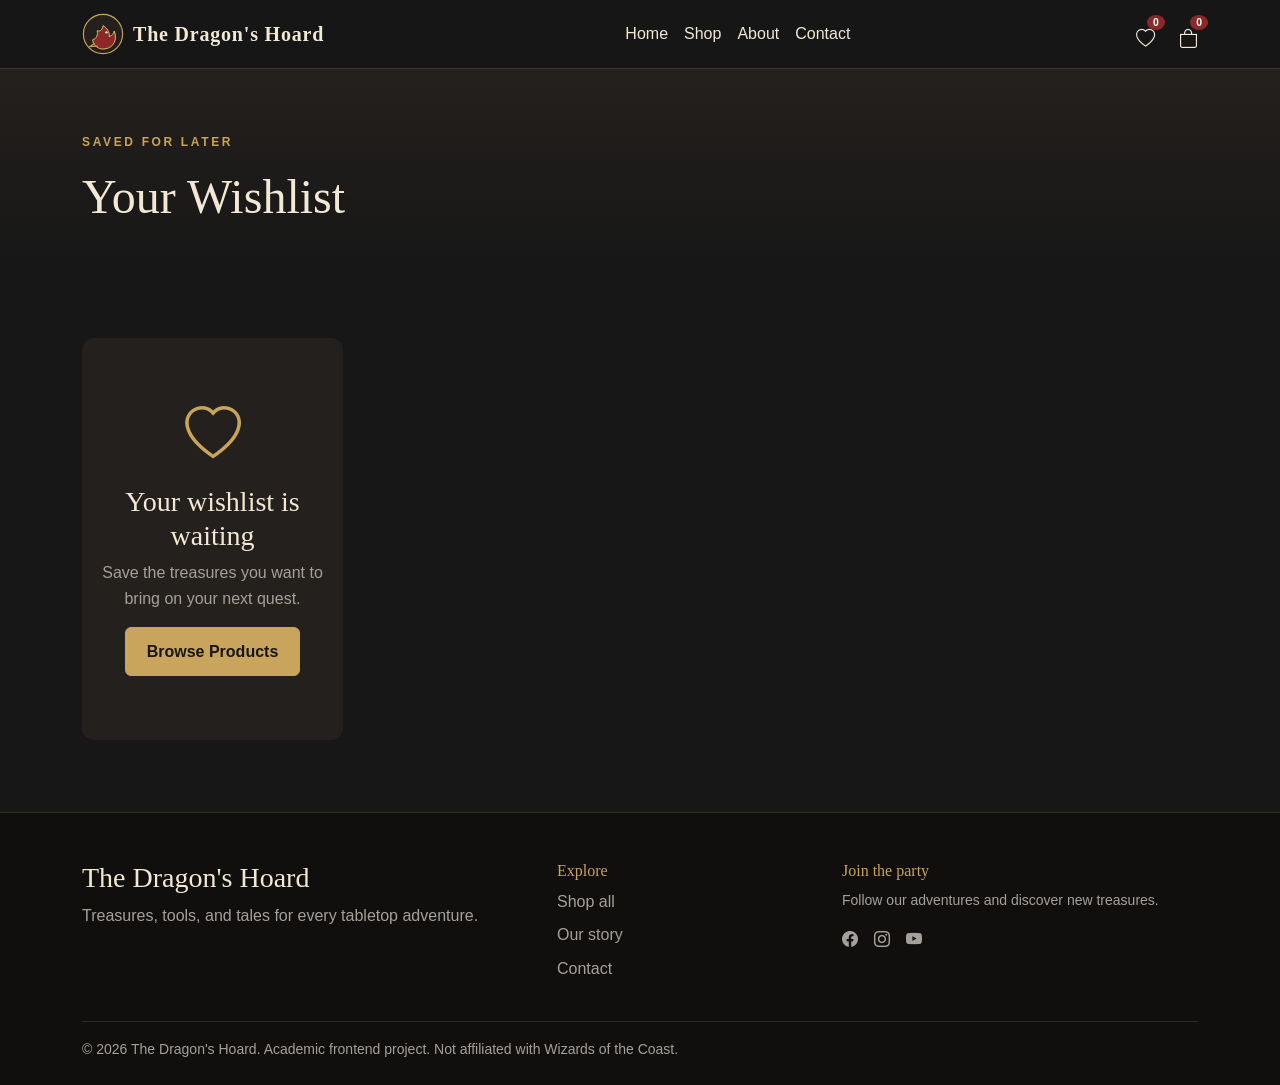
<file: pages/wishlist.html>
<!doctype html><html lang="en"><head><meta charset="utf-8"><meta name="viewport" content="width=device-width, initial-scale=1"><meta name="description" content="The Dragon's Hoard fantasy tabletop store"><title>Wishlist | The Dragon's Hoard</title><link href="https://cdn.jsdelivr.net/npm/bootstrap@5.3.3/dist/css/bootstrap.min.css" rel="stylesheet"><link href="https://cdn.jsdelivr.net/npm/bootstrap-icons@1.11.3/font/bootstrap-icons.min.css" rel="stylesheet"><link rel="stylesheet" href="../assets/css/style.css"></head><body><nav class="navbar navbar-expand-lg navbar-dark sticky-top"><div class="container"><a class="navbar-brand d-flex align-items-center" href="../index.html"><img src="../assets/images/logo.png.svg" alt="The Dragon's Hoard emblem"><span>The Dragon's Hoard</span></a><button class="navbar-toggler" type="button" data-bs-toggle="collapse" data-bs-target="#mainNav" aria-controls="mainNav" aria-expanded="false" aria-label="Toggle navigation"><span class="navbar-toggler-icon"></span></button><div class="collapse navbar-collapse" id="mainNav"><ul class="navbar-nav mx-auto mb-2 mb-lg-0"><li class="nav-item"><a class="nav-link" href="../index.html">Home</a></li><li class="nav-item"><a class="nav-link" href="shop.html">Shop</a></li><li class="nav-item"><a class="nav-link" href="about.html">About</a></li><li class="nav-item"><a class="nav-link" href="contact.html">Contact</a></li></ul><div class="d-flex gap-4 align-items-center"><a class="icon-link" href="wishlist.html" aria-label="Wishlist"><i class="bi bi-heart"></i><span class="count" data-wish-count>0</span></a><a class="icon-link" href="cart.html" aria-label="Shopping cart"><i class="bi bi-bag"></i><span class="count" data-cart-count>0</span></a></div></div></div></nav><main><section class="page-heading"><div class="container"><p class="eyebrow">Saved for later</p><h1 class="section-title">Your Wishlist</h1></div></section><section class="section-pad"><div class="container"><div id="wishlistGrid" class="row row-cols-1 row-cols-sm-2 row-cols-lg-4 g-4"></div></div></section></main><footer class="footer"><div class="container"><div class="row g-4"><div class="col-md-5"><h3 class="serif">The Dragon's Hoard</h3><p class="muted">Treasures, tools, and tales for every tabletop adventure.</p></div><div class="col-6 col-md-3"><h4 class="h6 text-gold">Explore</h4><ul class="list-unstyled d-grid gap-2"><li><a href="shop.html">Shop all</a></li><li><a href="about.html">Our story</a></li><li><a href="contact.html">Contact</a></li></ul></div><div class="col-6 col-md-4"><h4 class="h6 text-gold">Join the party</h4><p class="muted small">Follow our adventures and discover new treasures.</p><div class="d-flex gap-3"><a href="https://www.facebook.com/" aria-label="Facebook"><i class="bi bi-facebook"></i></a><a href="https://www.instagram.com/" aria-label="Instagram"><i class="bi bi-instagram"></i></a><a href="https://www.youtube.com/" aria-label="YouTube"><i class="bi bi-youtube"></i></a></div></div></div><hr class="border-secondary mt-4"><p class="small muted mb-0">© <span data-year></span> The Dragon's Hoard. Academic frontend project. Not affiliated with Wizards of the Coast.</p></div></footer><div class="toast-container position-fixed bottom-0 end-0 p-3"><div id="liveToast" class="toast" role="status" aria-live="polite" aria-atomic="true"><div class="toast-header"><strong class="me-auto">The Dragon's Hoard</strong><small>Just now</small><button type="button" class="btn-close btn-close-white" data-bs-dismiss="toast" aria-label="Close"></button></div><div class="toast-body" id="toastMessage"></div></div></div><script src="https://cdn.jsdelivr.net/npm/bootstrap@5.3.3/dist/js/bootstrap.bundle.min.js"></script><script src="../assets/js/products.js"></script><script src="../assets/js/script.js"></script><script src="../assets/js/wishlist.js"></script></body></html>
</file>
<file: assets/css/style.css>
:root{--bg:#171717;--panel:#24201d;--gold:#c9a45c;--cream:#f2e8d5;--muted:#a6a09a;--red:#8b2929}
*{box-sizing:border-box}body{background:var(--bg);color:var(--cream);font-family:Arial,Helvetica,sans-serif;line-height:1.6}h1,h2,h3,h4,.brand,.serif{font-family:Georgia,'Times New Roman',serif}a{color:var(--gold);text-decoration:none}a:hover{color:#e5c77d}.navbar{background:rgba(23,23,23,.97);border-bottom:1px solid rgba(201,164,92,.22)}.navbar-brand{color:var(--cream);font-family:Georgia,serif;font-weight:bold;letter-spacing:.04em}.navbar-brand img{width:42px;height:42px;margin-right:9px}.nav-link{color:var(--cream)!important}.nav-link:hover,.nav-link.active{color:var(--gold)!important}.icon-link{color:var(--cream);font-size:1.2rem;position:relative}.count{font:700 .65rem Arial;background:var(--red);color:white;border-radius:50%;padding:2px 6px;position:absolute;top:-9px;right:-10px}.btn-gold{background:var(--gold);border:1px solid var(--gold);color:#171717;font-weight:700;padding:.72rem 1.3rem}.btn-gold:hover{background:#e0bd75;border-color:#e0bd75;color:#171717}.btn-outline-gold{border:1px solid var(--gold);color:var(--gold)}.btn-outline-gold:hover{background:var(--gold);color:#171717}.hero{min-height:570px;display:flex;align-items:center;background:linear-gradient(90deg,rgba(15,15,15,.95),rgba(15,15,15,.62),rgba(15,15,15,.18)),url('../images/hero-banner.svg') center/cover}.hero h1{font-size:clamp(2.7rem,6vw,5.1rem);line-height:1.05;max-width:720px}.eyebrow{color:var(--gold);text-transform:uppercase;letter-spacing:.22em;font-size:.75rem;font-weight:bold}.section-pad{padding:4.5rem 0}.section-title{font-size:clamp(2rem,4vw,3rem)}.muted{color:var(--muted)}.category-card,.product-card,.feature-card,.content-panel{background:var(--panel);border:1px solid rgba(201,164,92,.16);border-radius:12px;overflow:hidden}.category-card{padding:2rem;text-align:center;transition:.25s;height:100%}.category-card:hover,.product-card:hover{transform:translateY(-5px);border-color:var(--gold)}.category-icon{font-size:2.4rem;color:var(--gold);margin-bottom:1rem}.product-card{height:100%;transition:.25s}.product-card img{width:100%;aspect-ratio:1/1;object-fit:cover;background:#302b25}.product-card .card-body{padding:1.1rem}.product-card h3{font-size:1.1rem}.price{color:var(--gold);font-weight:700;font-size:1.15rem}.rating{color:var(--gold);font-size:.9rem}.tag{font-size:.7rem;color:#171717;background:var(--gold);padding:.25rem .5rem;border-radius:3px}.form-control,.form-select{background:#191817;border:1px solid #554b3d;color:var(--cream);padding:.72rem}.form-control:focus,.form-select:focus{background:#191817;color:var(--cream);border-color:var(--gold);box-shadow:0 0 0 .2rem rgba(201,164,92,.15)}.form-control::placeholder{color:#8c857b}.form-label{color:var(--cream)}.form-check-input{background-color:#191817;border-color:#8c7857}.form-check-input:checked{background-color:var(--gold);border-color:var(--gold)}.footer{background:#100f0e;border-top:1px solid rgba(201,164,92,.2);padding:3rem 0 1.5rem}.footer a{color:var(--muted)}.footer a:hover{color:var(--gold)}.promo{background:linear-gradient(110deg,#54201f,#24201d);border:1px solid rgba(201,164,92,.25);border-radius:14px;padding:3rem}.page-heading{padding:4rem 0 2rem;background:linear-gradient(180deg,#24201d,#171717)}.product-detail-img{width:100%;border-radius:12px;border:1px solid rgba(201,164,92,.2)}.quantity{max-width:90px}.table{--bs-table-bg:transparent;--bs-table-color:var(--cream);--bs-table-border-color:#494138}.cart-thumb{width:76px;height:76px;object-fit:cover;border-radius:8px}.toast{background:#24201d;color:var(--cream);border:1px solid var(--gold)}.toast-header{background:#302a23;color:var(--cream)}.empty-state{padding:4rem 1rem;text-align:center;background:var(--panel);border-radius:12px}.benefit-icon{font-size:1.7rem;color:var(--gold)}.focus-ring:focus-visible,a:focus-visible,button:focus-visible{outline:3px solid #e5c77d;outline-offset:3px}.text-gold{color:var(--gold)}.small-note{font-size:.85rem;color:var(--muted)}.filter-panel{background:var(--panel);padding:1.25rem;border-radius:10px;border:1px solid #40382e}
@media(max-width:767px){.hero{min-height:520px;background-position:62% center}.section-pad{padding:3rem 0}.promo{padding:2rem}.navbar-brand{font-size:1rem}}
</file>
